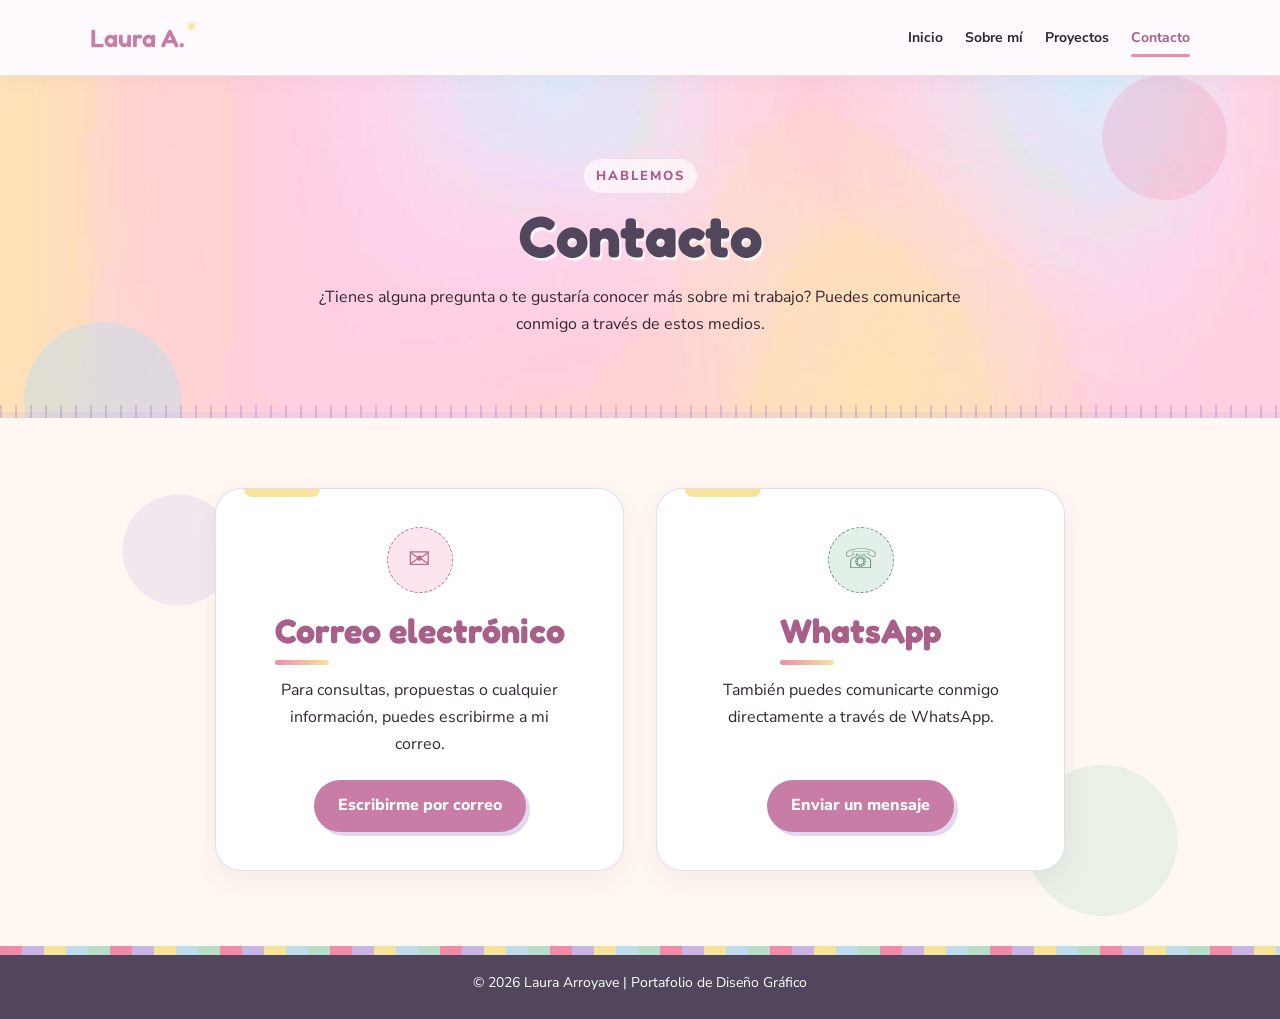
<file: portafolio_laura_archivos/contacto.html>
<!DOCTYPE html>
<html lang="es">
<head>
    <meta charset="UTF-8">
    <meta name="viewport" content="width=device-width, initial-scale=1.0">
    <title>Contacto | Laura Arroyave</title>
    <link rel="stylesheet" href="estilos.css">
</head>
<body class="pagina-contacto">

<header>
    <a class="logo" href="index.html">Laura A.</a>
    <nav aria-label="Navegación principal">
        <a href="index.html">Inicio</a>
        <a href="sobre-mi.html">Sobre mí</a>
        <a href="proyectos.html">Proyectos</a>
        <a href="contacto.html" class="activo">Contacto</a>
    </nav>
</header>

<main>
    <section class="encabezado-pagina encabezado-contacto">
        <div class="contenedor">
            <span class="etiqueta">Hablemos</span>
            <h1>Contacto</h1>
            <p>¿Tienes alguna pregunta o te gustaría conocer más sobre mi trabajo? Puedes comunicarte conmigo a través de estos medios.</p>
        </div>
    </section>

    <section class="seccion contenedor seccion-contacto">
        <div class="tarjetas tarjetas-contacto">

            <article class="tarjeta tarjeta-contacto">
                <span class="icono-contacto">✉</span>
                <h2>Correo electrónico</h2>
                <p>Para consultas, propuestas o cualquier información, puedes escribirme a mi correo.</p>
                <a class="boton boton-contacto"
                   href="https://mail.google.com/mail/?view=cm&fs=1&to=lauraorozco1201%40gmail.com"
                   target="_blank" rel="noopener noreferrer">
                    Escribirme por correo
                </a>
            </article>

            <article class="tarjeta tarjeta-contacto">
                <span class="icono-contacto">☏</span>
                <h2>WhatsApp</h2>
                <p>También puedes comunicarte conmigo directamente a través de WhatsApp.</p>
                <a class="boton boton-contacto"
                   href="https://wa.me/573117186604"
                   target="_blank" rel="noopener noreferrer">
                    Enviar un mensaje
                </a>
            </article>

        </div>
    </section>
</main>

<footer>© 2026 Laura Arroyave | Portafolio de Diseño Gráfico</footer>

</body>
</html>
</file>
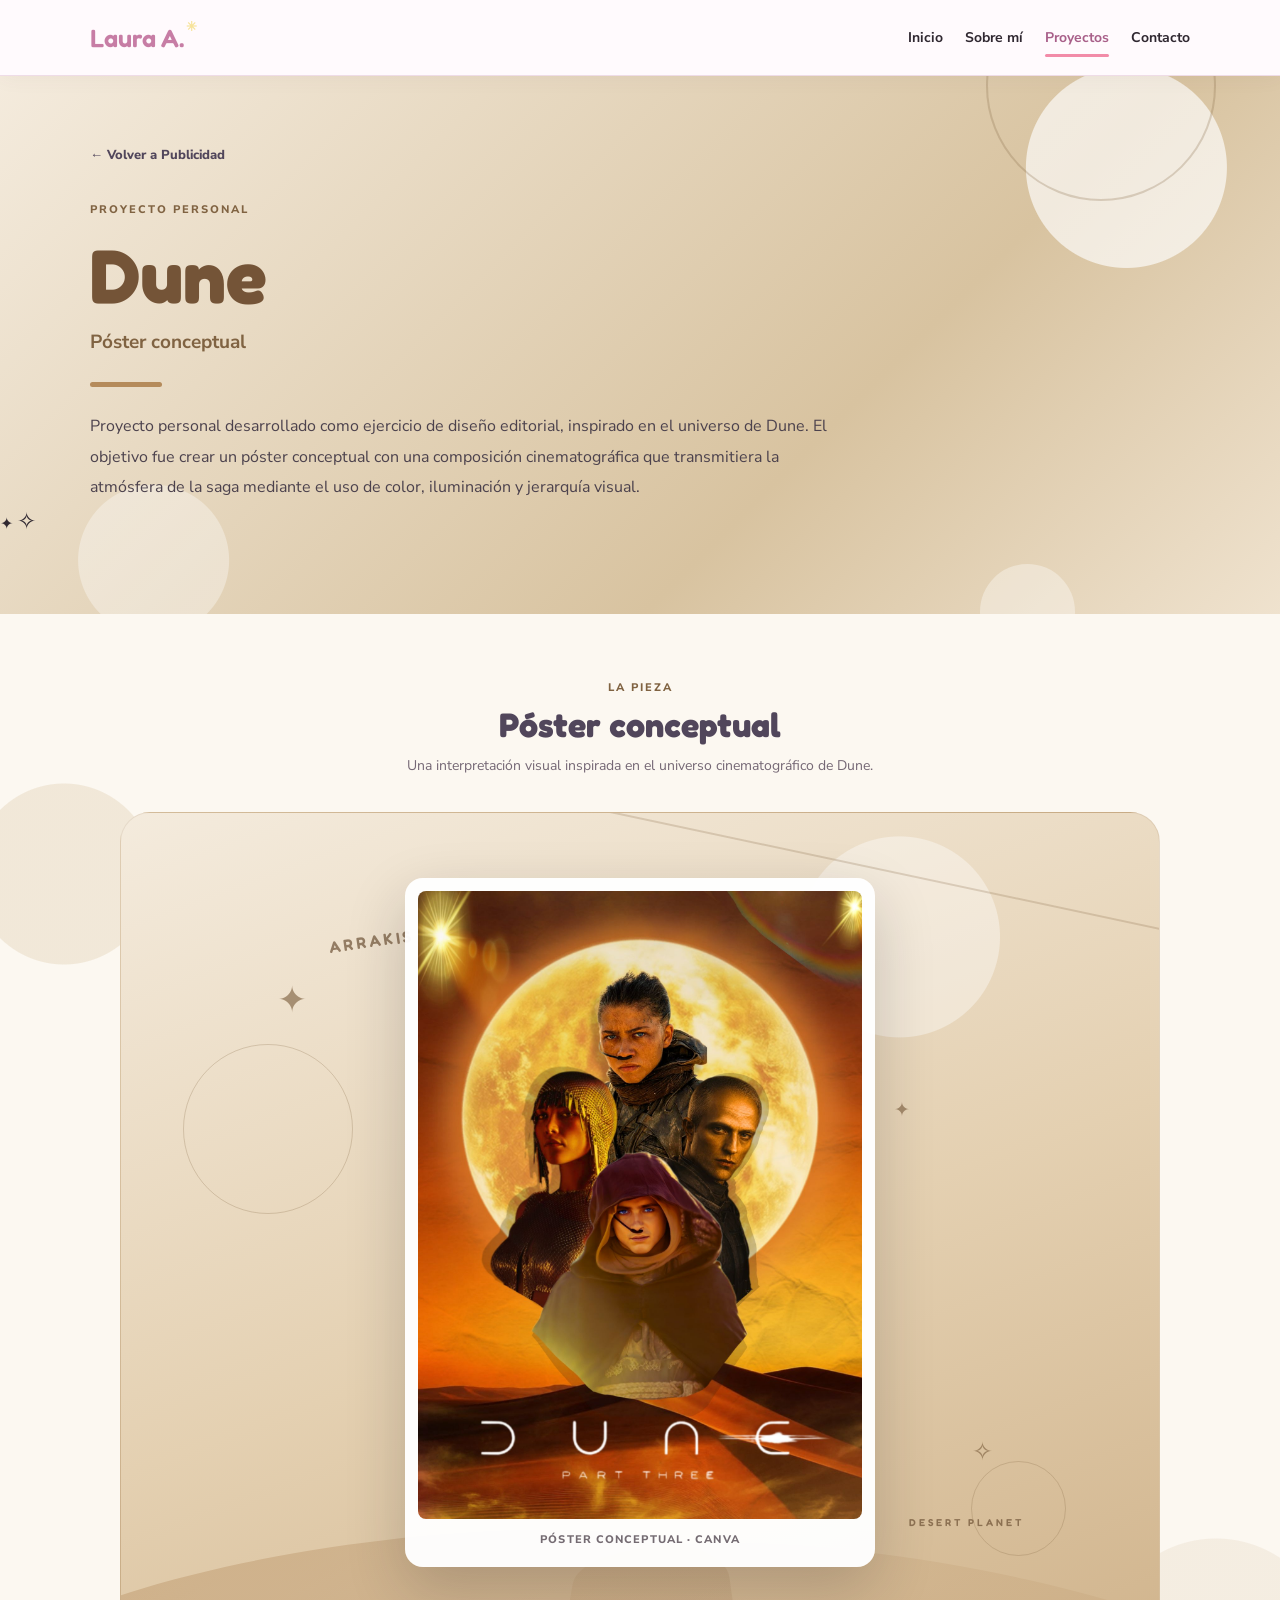
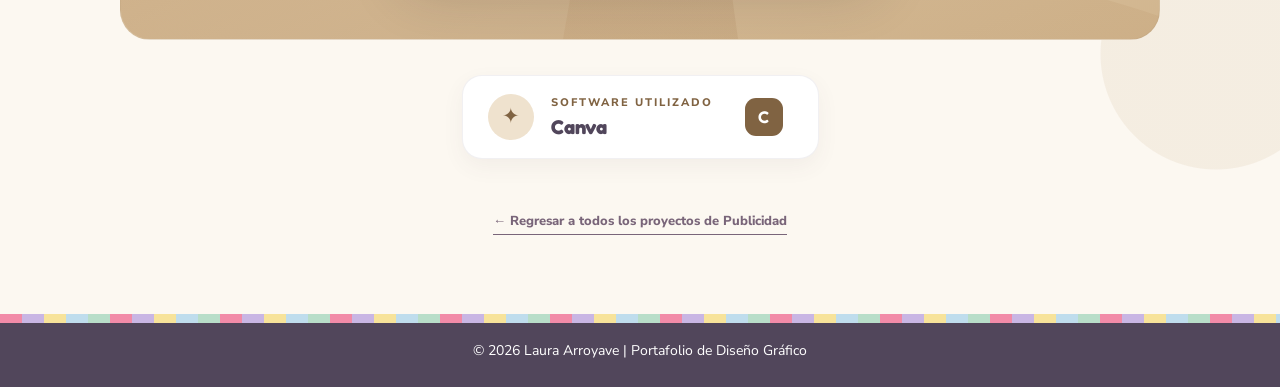
<file: portafolio_laura_archivos/dune.html>
<!DOCTYPE html>
<html lang="es">
<head>
    <meta charset="UTF-8">
    <meta name="viewport" content="width=device-width, initial-scale=1.0">
    <title>Dune | Laura Arroyave</title>
    <link rel="stylesheet" href="estilos.css">
</head>

<body class="pagina-pieza pieza-dune">

<header>
    <a class="logo" href="index.html">Laura A.</a>
    <nav aria-label="Navegación principal">
        <a href="index.html">Inicio</a>
        <a href="sobre-mi.html">Sobre mí</a>
        <a href="proyectos.html" class="activo">Proyectos</a>
        <a href="contacto.html">Contacto</a>
    </nav>
</header>

<main>
    <section class="pieza-encabezado">
        <div class="contenedor pieza-encabezado-contenido">
            <a class="pieza-volver" href="publicidad.html">← Volver a Publicidad</a>
            <span class="pieza-etiqueta">Proyecto personal</span>
            <h1>Dune</h1>
            <p class="pieza-subtitulo">Póster conceptual</p>
            <span class="pieza-linea"></span>
            <p class="pieza-descripcion">
                Proyecto personal desarrollado como ejercicio de diseño editorial, inspirado en el universo de Dune. El objetivo fue crear un póster conceptual con una composición cinematográfica que transmitiera la atmósfera de la saga mediante el uso de color, iluminación y jerarquía visual.
            </p>
        </div>

        <span class="pieza-adorno pieza-adorno-uno"></span>
        <span class="pieza-adorno pieza-adorno-dos"></span>
        <span class="dune-estrella encabezado-estrella-uno">✦</span>
        <span class="dune-estrella encabezado-estrella-dos">✧</span>
    </section>

    <section class="pieza-muestra">
        <div class="contenedor">

            <div class="pieza-muestra-cabecera">
                <span class="pieza-etiqueta">La pieza</span>
                <h2>Póster conceptual</h2>
                <p class="pieza-aclaracion">
                    Una interpretación visual inspirada en el universo cinematográfico de Dune.
                </p>
            </div>

            <div class="pieza-visual pieza-visual-dune">

                <span class="duna-deco duna-deco-uno" aria-hidden="true"></span>
                <span class="duna-deco duna-deco-dos" aria-hidden="true"></span>
                <span class="duna-deco duna-deco-tres" aria-hidden="true"></span>

                <span class="duna-estrella estrella-uno" aria-hidden="true">✦</span>
                <span class="duna-estrella estrella-dos" aria-hidden="true">✧</span>
                <span class="duna-estrella estrella-tres" aria-hidden="true">✦</span>

                <span class="dune-circulo circulo-dune-uno" aria-hidden="true"></span>
                <span class="dune-circulo circulo-dune-dos" aria-hidden="true"></span>

                <span class="dune-texto-deco dune-texto-uno" aria-hidden="true">ARRAKIS</span>
                <span class="dune-texto-deco dune-texto-dos" aria-hidden="true">DESERT PLANET</span>

                <figure class="pieza-poster-marco">
                    <img class="pieza-poster" src="dune-poster.jpg" alt="Póster conceptual inspirado en Dune">
                    <figcaption>Póster conceptual · Canva</figcaption>
                </figure>

            </div>

            <div class="pieza-software">
                <span class="pieza-software-icono">✦</span>
                <div>
                    <span class="pieza-etiqueta">Software utilizado</span>
                    <h3>Canva</h3>
                </div>
                <span class="software-deco">C</span>
            </div>

            <div class="pieza-final">
                <a class="pieza-volver-final" href="publicidad.html">
                    ← Regresar a todos los proyectos de Publicidad
                </a>
            </div>

        </div>
    </section>
</main>

<footer>
    © 2026 Laura Arroyave | Portafolio de Diseño Gráfico
</footer>

</body>
</html>
</file>
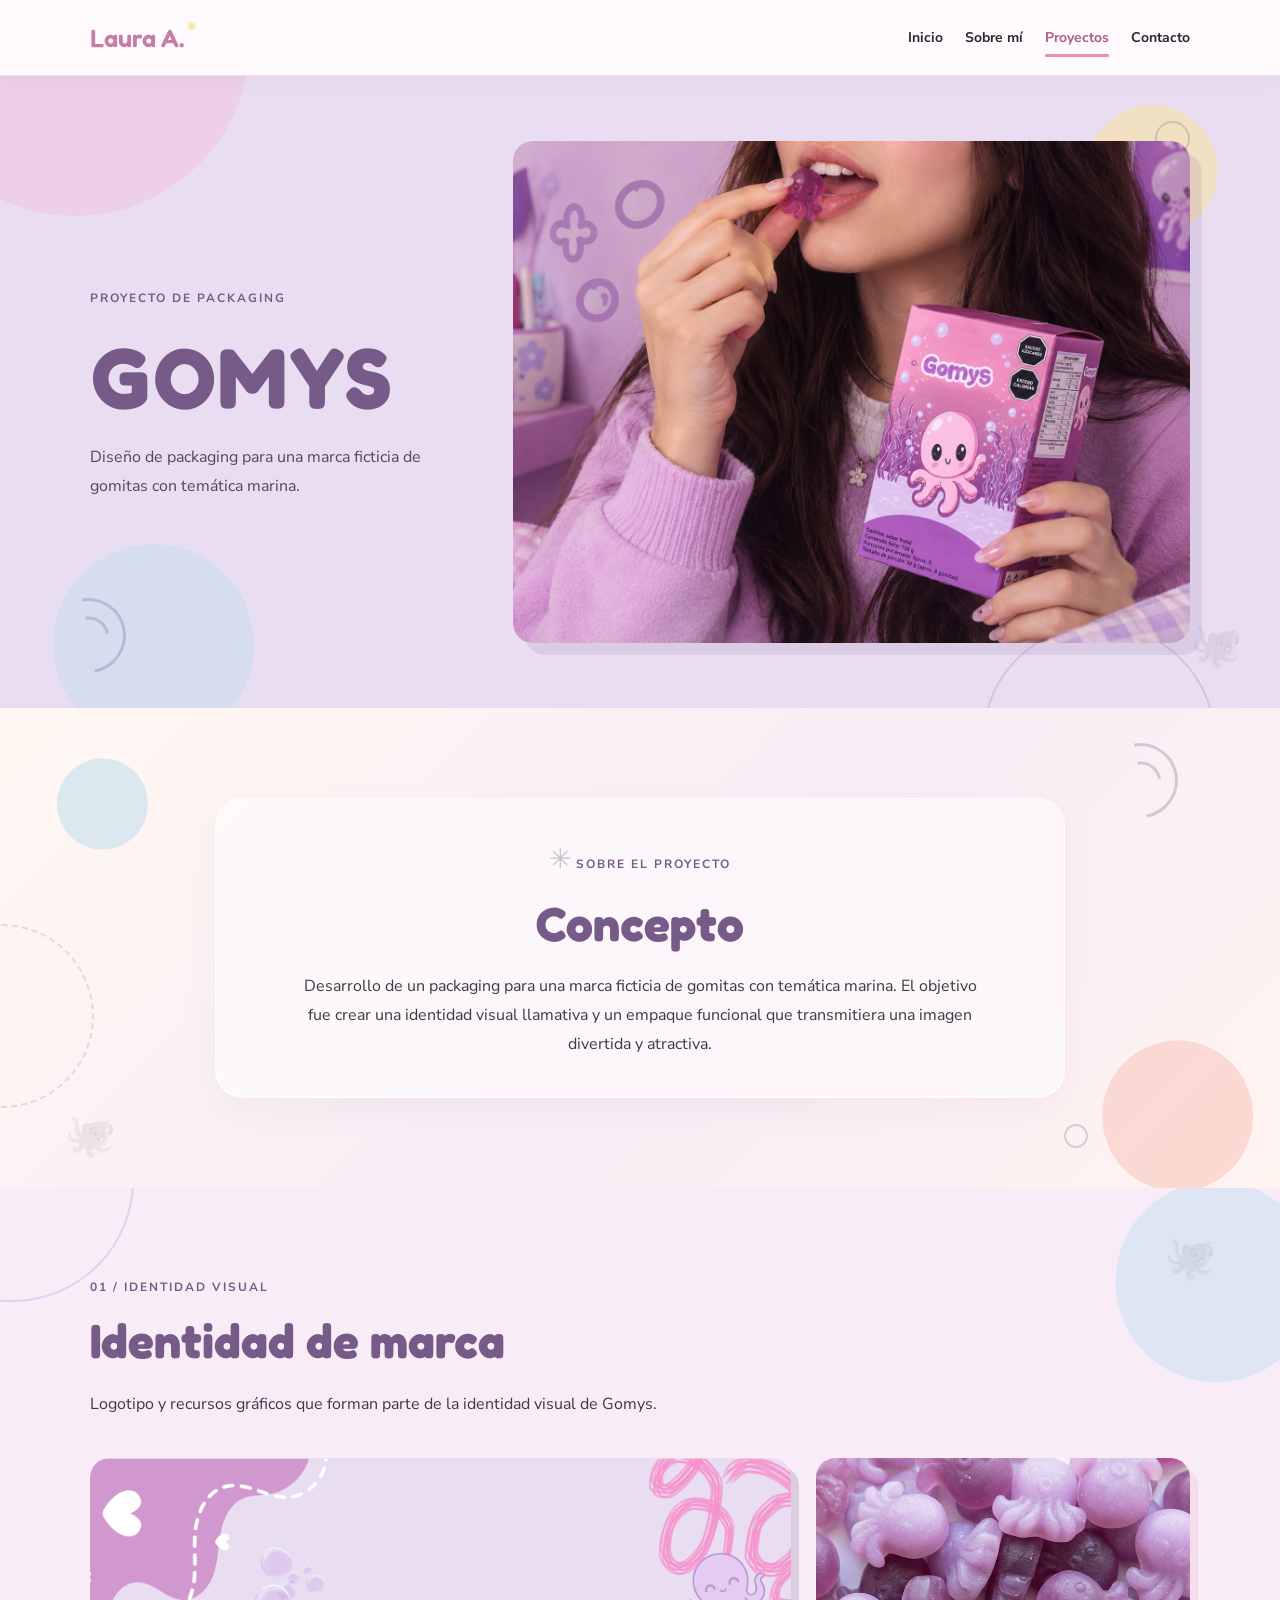
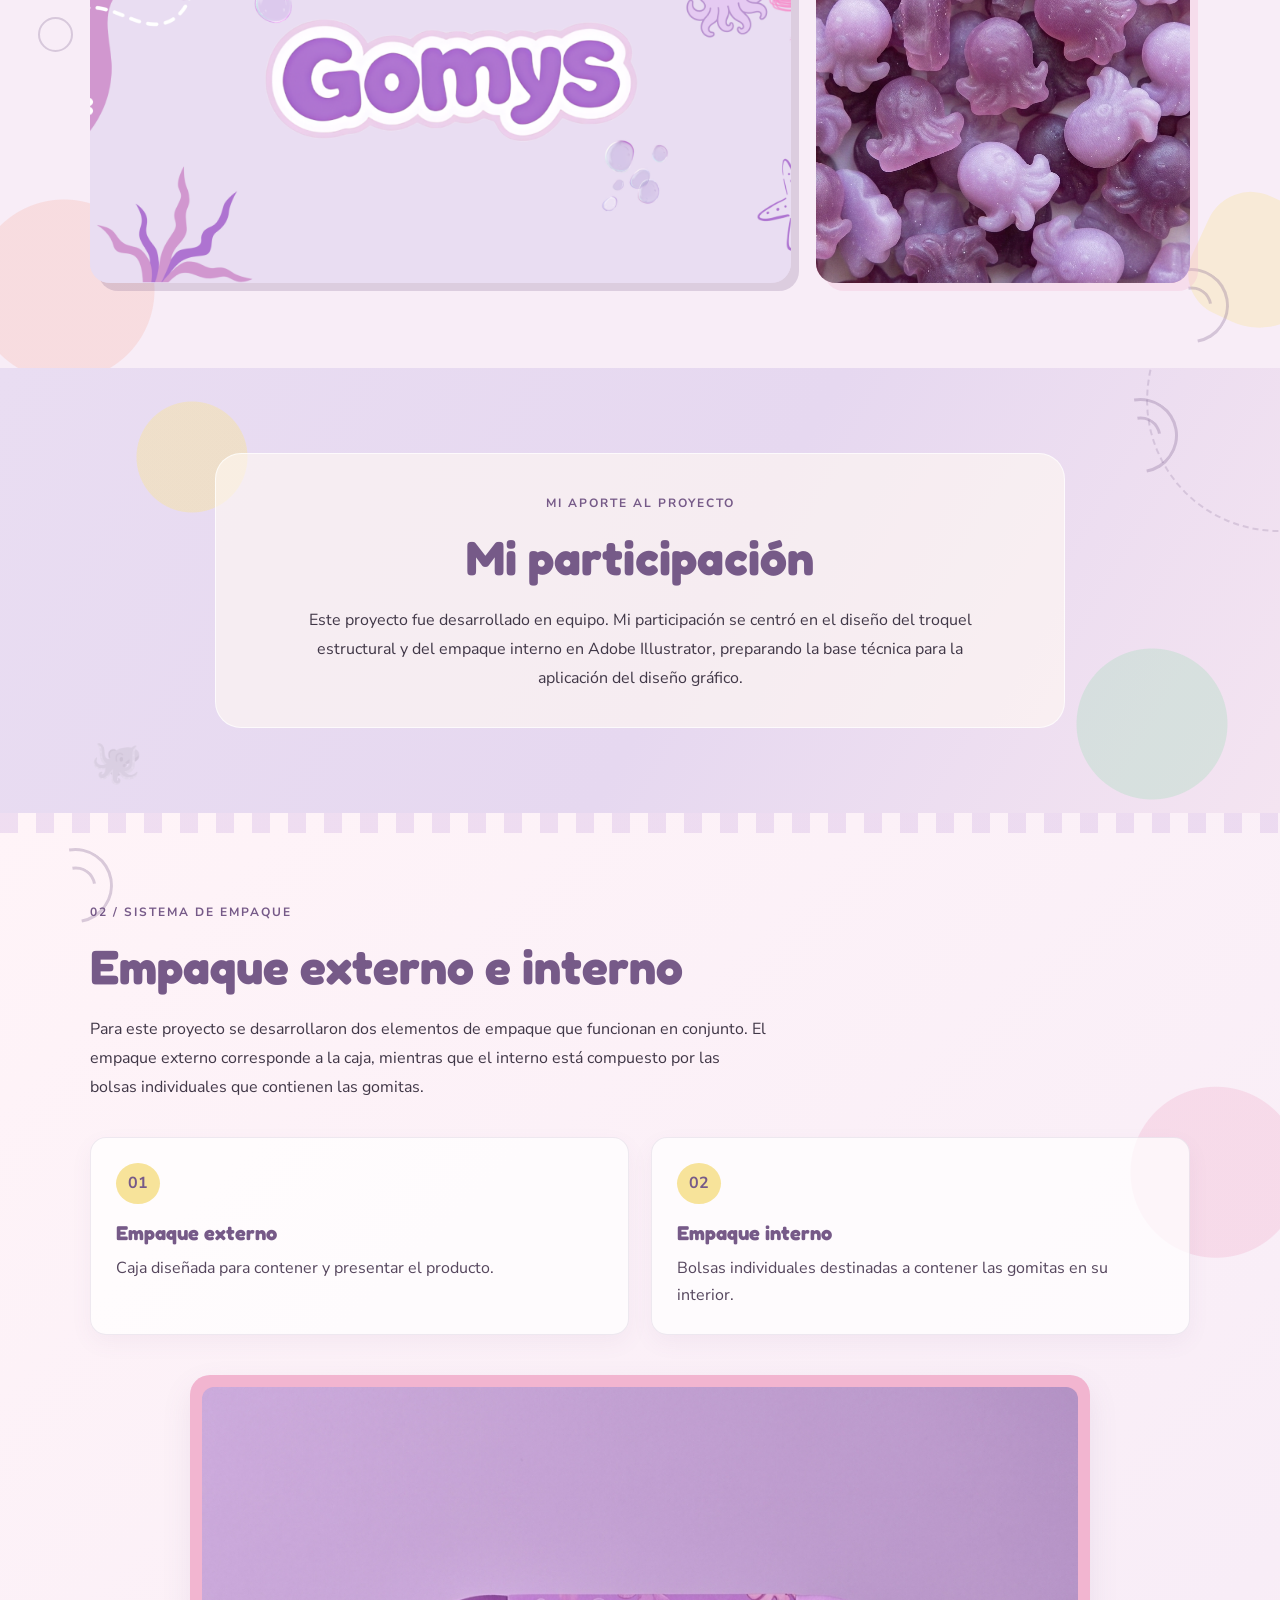
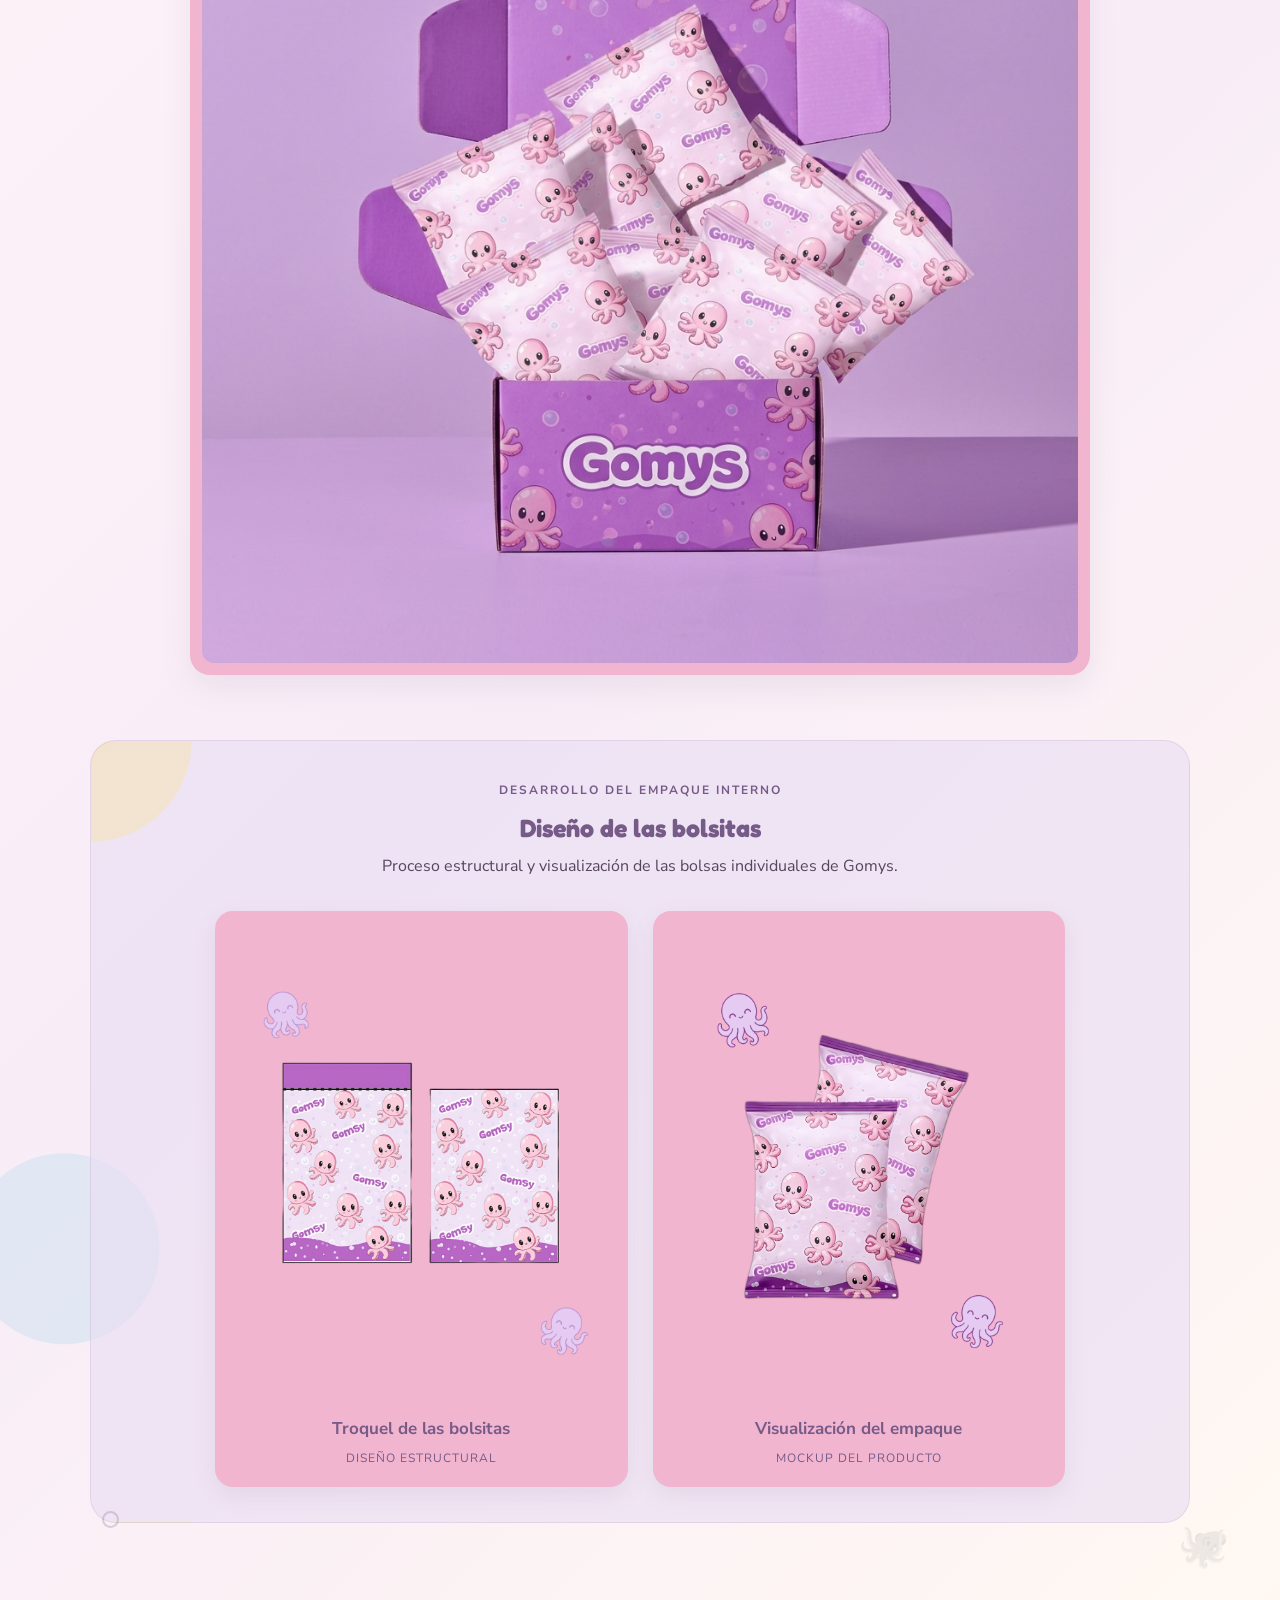
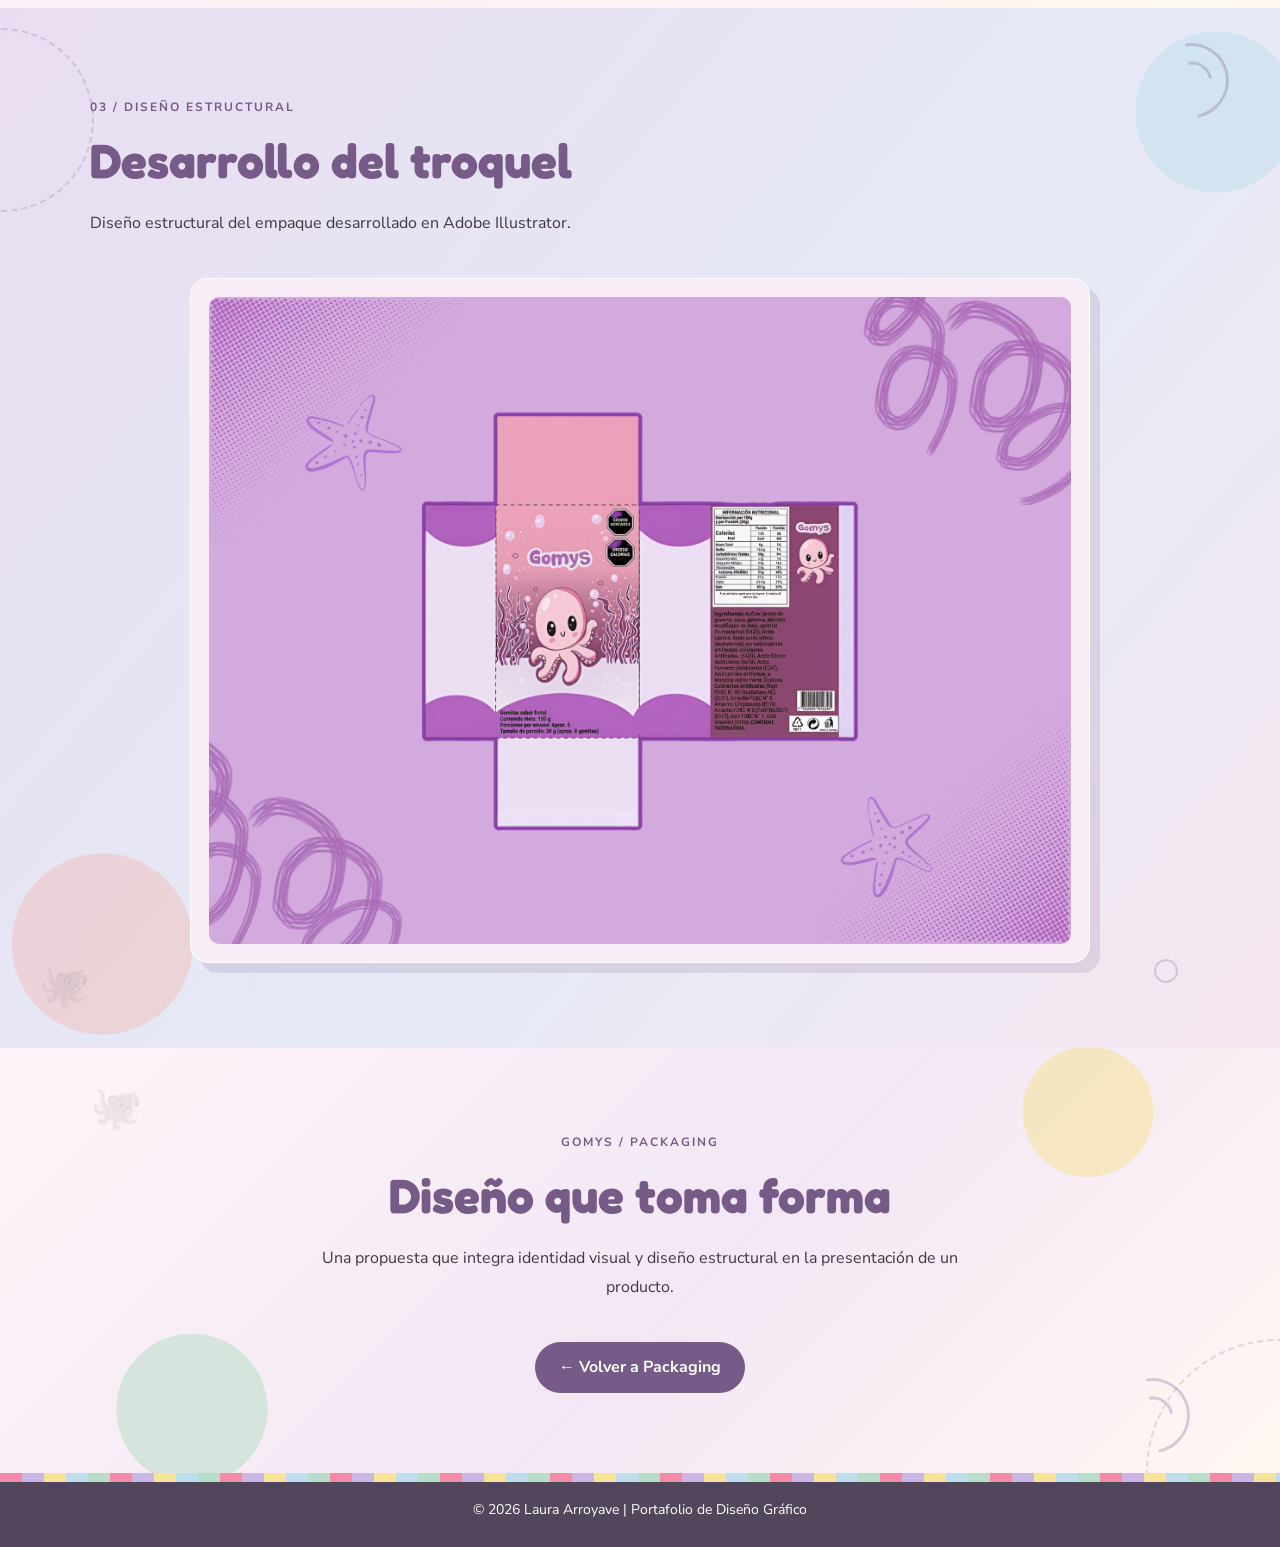
<file: portafolio_laura_archivos/gomys.html>
<!DOCTYPE html>
<html lang="es">
<head>
    <meta charset="UTF-8">
    <meta name="viewport" content="width=device-width, initial-scale=1.0">
    <title>Gomys | Laura Arroyave</title>
    <link rel="stylesheet" href="estilos.css">

    <style>
        .gomys-pagina {
            --lila-fondo: #E9DDF2;
            --lila-medio: #C7A4DF;
            --morado: #765A88;
            --rosa: #F2B5D0;
            --coral: #F5A99B;
            --amarillo: #F7E39A;
            --azul: #BFDDED;
            --menta: #B8DEC9;
            --crema: #FFF8F2;
            overflow: hidden;
            background: var(--crema);
            position: relative;
        }

        .gomys-contenedor {
            width: 90%;
            max-width: 1100px;
            margin: auto;
        }

        .gomys-pagina img {
            display: block;
            width: 100%;
            height: auto;
        }

        .gomys-etiqueta {
            color: var(--morado);
            font-size: 12px;
            font-weight: 700;
            letter-spacing: 2px;
            text-transform: uppercase;
        }

        .gomys-titulo {
            color: var(--morado);
            font-size: clamp(30px, 5vw, 48px);
            margin: 12px 0 20px;
        }

        .gomys-texto {
            color: #403747;
            font-size: 16px;
            line-height: 1.8;
            max-width: 680px;
        }

        /* ELEMENTOS DECORATIVOS */

        .gomys-decoracion {
            position: absolute;
            pointer-events: none;
            z-index: 1;
        }

        .gomys-burbuja {
            border: 2px solid rgba(118, 90, 136, 0.25);
            border-radius: 50%;
        }

        .burbuja-1 { width: 35px; height: 35px; }
        .burbuja-2 { width: 17px; height: 17px; }
        .burbuja-3 { width: 24px; height: 24px; }

        .gomys-remolino {
            width: 75px;
            height: 75px;
            border: 3px solid transparent;
            border-top-color: rgba(118, 90, 136, 0.28);
            border-right-color: rgba(118, 90, 136, 0.28);
            border-radius: 50%;
            transform: rotate(35deg);
        }

        .gomys-remolino::after {
            content: "";
            position: absolute;
            width: 35px;
            height: 35px;
            border: 3px solid transparent;
            border-top-color: rgba(118, 90, 136, 0.28);
            border-radius: 50%;
            top: 15px;
            left: 15px;
        }

        .gomys-simbolo {
            color: var(--morado);
            font-size: 27px;
            opacity: 0.35;
        }

        .gomys-pulpo {
            font-size: 42px;
            opacity: 0.13;
            filter: grayscale(1);
        }

        /* 1. PORTADA */

        .gomys-portada {
            position: relative;
            background:
                radial-gradient(circle at 90% 15%, rgba(247, 227, 154, 0.55) 0 65px, transparent 66px),
                radial-gradient(circle at 12% 90%, rgba(191, 221, 237, 0.45) 0 100px, transparent 101px),
                var(--lila-fondo);
            padding: 65px 0;
            overflow: hidden;
        }

        .gomys-portada::before {
            content: "";
            position: absolute;
            width: 350px;
            height: 350px;
            background: var(--rosa);
            border-radius: 50%;
            opacity: 0.35;
            top: -210px;
            left: -100px;
        }

        .gomys-portada::after {
            content: "";
            position: absolute;
            width: 230px;
            height: 230px;
            border: 2px solid rgba(118, 90, 136, 0.18);
            border-radius: 50%;
            bottom: -150px;
            right: 5%;
        }

        .gomys-portada-contenido {
            position: relative;
            z-index: 2;
            display: grid;
            grid-template-columns: 0.85fr 1.5fr;
            align-items: center;
            gap: 40px;
        }

        .gomys-portada-texto h1 {
            font-size: clamp(48px, 7vw, 85px);
            color: var(--morado);
            margin: 15px 0;
            letter-spacing: 3px;
        }

        .gomys-portada-texto p {
            color: #55465D;
            line-height: 1.8;
            font-size: 16px;
        }

        .gomys-foto-principal {
            border-radius: 20px;
            overflow: hidden;
            box-shadow: 12px 12px 0 rgba(118, 90, 136, 0.13);
            transition: transform .3s ease, box-shadow .3s ease;
        }

        .gomys-foto-principal:hover {
            transform: translateY(-5px);
            box-shadow: 15px 16px 0 rgba(118, 90, 136, 0.17);
        }

        .portada-burbuja-1 { top: 45px; right: 7%; }
        .portada-burbuja-2 { top: 100px; right: 12%; }
        .portada-remolino { bottom: 35px; left: 4%; }
        .portada-pulpo { right: 3%; bottom: 25px; }

        /* 2. CONCEPTO */

        .gomys-concepto {
            position: relative;
            padding: 90px 0;
            background:
                radial-gradient(circle at 8% 20%, rgba(191, 221, 237, 0.55) 0 45px, transparent 46px),
                radial-gradient(circle at 92% 85%, rgba(245, 169, 155, 0.35) 0 75px, transparent 76px),
                linear-gradient(135deg, #FFF8F2 0%, #F9EDF6 55%, #FFF4F0 100%);
            overflow: hidden;
        }

        .gomys-concepto::before {
            content: "";
            position: absolute;
            width: 180px;
            height: 180px;
            border: 2px dashed rgba(118, 90, 136, .18);
            border-radius: 50%;
            left: -90px;
            top: 45%;
        }

        .gomys-concepto-contenido {
            position: relative;
            z-index: 2;
            max-width: 850px;
            margin: auto;
            text-align: center;
            padding: 38px 30px;
            background: rgba(255, 255, 255, .48);
            border: 1px solid rgba(255,255,255,.8);
            border-radius: 28px;
            box-shadow: 0 12px 35px rgba(118, 90, 136, .06);
        }

        .gomys-concepto .gomys-texto { margin: auto; }
        .concepto-remolino { top: 35px; right: 8%; }
        .concepto-pulpo { bottom: 15px; left: 5%; }
        .concepto-burbuja { bottom: 40px; right: 15%; }

        /* 3. IDENTIDAD VISUAL */

        .gomys-identidad {
            position: relative;
            padding: 85px 0;
            background:
                radial-gradient(circle at 5% 90%, rgba(245, 169, 155, 0.25) 0 90px, transparent 91px),
                radial-gradient(circle at 95% 12%, rgba(191, 221, 237, .45) 0 100px, transparent 101px),
                #F8EDF7;
            overflow: hidden;
        }

        .gomys-identidad::before {
            content: "";
            position: absolute;
            width: 240px;
            height: 240px;
            border: 2px solid rgba(199, 164, 223, 0.4);
            border-radius: 50%;
            top: -130px;
            left: -110px;
        }

        .gomys-identidad::after {
            content: "";
            position: absolute;
            width: 130px;
            height: 130px;
            background: rgba(247, 227, 154, .35);
            border-radius: 42% 58% 60% 40%;
            right: -45px;
            bottom: 40px;
            transform: rotate(25deg);
        }

        .gomys-identidad-grid {
            display: grid;
            grid-template-columns: 1.5fr 0.8fr;
            gap: 25px;
            margin-top: 40px;
            align-items: stretch;
            position: relative;
            z-index: 2;
        }

        .gomys-logo {
            background: var(--lila-fondo);
            display: flex;
            align-items: center;
            justify-content: center;
            overflow: hidden;
            border-radius: 20px;
            min-height: 380px;
            padding: 20px;
            box-shadow: 8px 8px 0 rgba(118, 90, 136, 0.22);
        }

        .gomys-logo img {
            width: 110%;
            max-width: none;
            max-height: 385px;
            object-fit: contain;
            transform: translateX(12px) scale(1.1);
        }

        .gomys-patron {
            border-radius: 20px;
            overflow: hidden;
            min-height: 300px;
            background: var(--rosa);
            box-shadow: 8px 8px 0 rgba(242, 181, 208, 0.3);
        }

        .gomys-patron img {
            width: 100%;
            height: 100%;
            object-fit: cover;
        }

        .identidad-pulpo { top: 35px; right: 5%; }
        .identidad-remolino { bottom: 25px; right: 4%; }
        .identidad-burbuja { top: 55%; left: 3%; }

        /* 4. MI PARTICIPACIÓN */

        .gomys-participacion {
            position: relative;
            padding: 85px 0;
            background:
                radial-gradient(circle at 15% 20%, rgba(247, 227, 154, 0.45) 0 55px, transparent 56px),
                radial-gradient(circle at 90% 80%, rgba(184, 222, 201, 0.45) 0 75px, transparent 76px),
                linear-gradient(120deg, #E9DDF2 0%, #E6D8F0 55%, #F4E4F1 100%);
            overflow: hidden;
        }

        .gomys-participacion::before {
            content: "";
            position: absolute;
            width: 260px;
            height: 260px;
            border: 2px dashed rgba(118, 90, 136, .2);
            border-radius: 50%;
            right: -130px;
            top: -100px;
        }

        .gomys-participacion-contenido {
            position: relative;
            z-index: 2;
            max-width: 850px;
            margin: auto;
            text-align: center;
            background: rgba(255, 248, 242, .62);
            border: 1px solid rgba(255,255,255,.7);
            border-radius: 26px;
            padding: 35px 30px;
        }

        .gomys-participacion .gomys-texto { margin: auto; }
        .participacion-remolino { top: 30px; right: 8%; }
        .participacion-pulpo { bottom: 15px; left: 7%; }

        /* 5. SISTEMA DE EMPAQUE */

        .gomys-producto {
            position: relative;
            padding: 85px 0;
            background:
                radial-gradient(circle at 95% 15%, rgba(242, 181, 208, 0.35) 0 85px, transparent 86px),
                radial-gradient(circle at 5% 85%, rgba(191, 221, 237, .4) 0 95px, transparent 96px),
                linear-gradient(135deg, #FFF4F8, #F8EDF7 55%, #FFF8F2);
            overflow: hidden;
        }

        .gomys-producto::before {
            content: "";
            position: absolute;
            width: 100%;
            height: 20px;
            top: 0;
            left: 0;
            background: repeating-linear-gradient(
                90deg,
                rgba(199,164,223,.28) 0 18px,
                transparent 18px 36px
            );
        }

        .gomys-tipos-empaque {
            display: grid;
            grid-template-columns: 1fr 1fr;
            gap: 22px;
            margin-top: 35px;
        }

        .gomys-tipo {
            background: rgba(255, 255, 255, 0.72);
            border-radius: 16px;
            padding: 25px;
            border: 1px solid rgba(118, 90, 136, 0.12);
            box-shadow: 0 8px 22px rgba(118, 90, 136, .06);
            transition: transform .25s ease, box-shadow .25s ease;
        }

        .gomys-tipo:hover {
            transform: translateY(-4px);
            box-shadow: 0 13px 28px rgba(118, 90, 136, .11);
        }

        .gomys-tipo-numero {
            display: inline-block;
            color: var(--morado);
            background: var(--amarillo);
            padding: 7px 12px;
            border-radius: 50%;
            font-weight: 700;
            margin-bottom: 12px;
        }

        .gomys-tipo h3 {
            color: var(--morado);
            margin: 5px 0 10px;
            font-size: 20px;
        }

        .gomys-tipo p {
            color: #55465D;
            line-height: 1.7;
            margin: 0;
        }

        .gomys-producto-imagen {
            max-width: 900px;
            margin: 40px auto 0;
            border-radius: 20px;
            overflow: hidden;
            background: #F2B5D0;
            padding: 12px;
            box-shadow: 0 12px 30px rgba(118, 90, 136, 0.10);
        }

        .gomys-producto-imagen img {
            border-radius: 12px;
        }

        /* EMPAQUE INTERNO */

        .gomys-empaque-interno {
            margin-top: 65px;
            padding: 35px 25px;
            border-radius: 26px;
            background:
                radial-gradient(circle at 0% 0%, rgba(247,227,154,.38) 0 100px, transparent 101px),
                rgba(233, 221, 242, .62);
            border: 1px solid rgba(118,90,136,.12);
        }

        .gomys-empaque-interno-titulo {
            text-align: center;
            margin-bottom: 30px;
        }

        .gomys-empaque-interno-titulo h3 {
            color: var(--morado);
            font-size: 25px;
            margin: 10px 0;
        }

        .gomys-empaque-interno-titulo p {
            color: #55465D;
            line-height: 1.7;
            margin: 0 auto;
            max-width: 600px;
        }

        .gomys-bolsitas-grid {
            display: grid;
            grid-template-columns: repeat(2, minmax(0, 1fr));
            gap: 25px;
            max-width: 850px;
            margin: 0 auto;
        }

        .gomys-bolsita-card {
            background: #F2B5D0;
            padding: 18px;
            border-radius: 18px;
            overflow: hidden;
            box-shadow: 0 8px 22px rgba(118, 90, 136, 0.10);
            transition: transform .25s ease, box-shadow .25s ease;
        }

        .gomys-bolsita-card:hover {
            transform: translateY(-4px);
            box-shadow: 0 13px 28px rgba(118,90,136,.16);
        }

        .gomys-bolsita-card img {
            width: 100%;
            height: auto;
            border-radius: 10px;
        }

        .gomys-bolsita-card h4 {
            color: #765A88;
            font-size: 17px;
            text-align: center;
            margin: 16px 0 4px;
        }

        .gomys-bolsita-card span {
            display: block;
            color: #765A88;
            font-size: 12px;
            text-align: center;
            letter-spacing: 1px;
            text-transform: uppercase;
        }

        .producto-remolino { top: 35px; left: 3%; }
        .producto-pulpo { right: 4%; bottom: 25px; }
        .producto-burbuja { left: 8%; bottom: 80px; }

        /* 6. DISEÑO ESTRUCTURAL */

        .gomys-estructura {
            position: relative;
            padding: 85px 0;
            background:
                radial-gradient(circle at 95% 10%, rgba(191, 221, 237, 0.5) 0 80px, transparent 81px),
                radial-gradient(circle at 8% 90%, rgba(245,169,155,.32) 0 90px, transparent 91px),
                linear-gradient(130deg, #E9DDF2, #E5EAF5 58%, #F5E6F0);
            overflow: hidden;
        }

        .gomys-estructura::before {
            content: "";
            position: absolute;
            width: 180px;
            height: 180px;
            border: 2px dashed rgba(118,90,136,.22);
            border-radius: 50%;
            left: -90px;
            top: 20px;
        }

        .gomys-estructura-contenido {
            position: relative;
            z-index: 2;
        }

        .gomys-troquel {
            margin: 40px auto 0;
            max-width: 900px;
            border-radius: 18px;
            overflow: hidden;
            background: #F8EDF7;
            padding: 18px;
            box-shadow: 10px 10px 0 rgba(118,90,136,.16);
            border: 1px solid rgba(255,255,255,.8);
        }

        .gomys-troquel img {
            width: 100%;
            height: auto;
            object-fit: contain;
            border-radius: 10px;
        }

        .estructura-remolino { top: 35px; right: 4%; }
        .estructura-pulpo { bottom: 25px; left: 3%; }
        .estructura-burbuja { bottom: 65px; right: 8%; }

        /* 7. CIERRE */

        .gomys-cierre {
            position: relative;
            padding: 80px 0;
            text-align: center;
            background:
                radial-gradient(circle at 15% 85%, rgba(184, 222, 201, 0.55) 0 75px, transparent 76px),
                radial-gradient(circle at 85% 15%, rgba(247, 227, 154, 0.55) 0 65px, transparent 66px),
                linear-gradient(135deg, #FFF4F8, #F2E8F5 55%, #FFF8F2);
            overflow: hidden;
        }

        .gomys-cierre::before {
            content: "";
            position: absolute;
            width: 260px;
            height: 260px;
            border: 2px dashed rgba(118,90,136,.2);
            border-radius: 50%;
            right: -130px;
            bottom: -130px;
        }

        .gomys-cierre-contenido {
            position: relative;
            z-index: 2;
        }

        .gomys-cierre .gomys-texto { margin: 15px auto; }

        .gomys-volver {
            display: inline-block;
            margin-top: 25px;
            padding: 12px 24px;
            color: white;
            background: var(--morado);
            border-radius: 30px;
            font-weight: 700;
            text-decoration: none;
            transition: background .3s ease, transform .3s ease;
        }

        .gomys-volver:hover {
            background: #5D456C;
            transform: translateY(-3px);
        }

        .cierre-pulpo { top: 25px; left: 7%; }
        .cierre-remolino { right: 7%; bottom: 20px; }

        /* ADAPTACIÓN PARA CELULARES */

        @media (max-width: 700px) {
            .gomys-portada-contenido {
                grid-template-columns: 1fr;
            }

            .gomys-identidad-grid {
                grid-template-columns: 1fr;
            }

            .gomys-logo { min-height: 250px; }

            .gomys-logo img { max-height: 275px; }

            .gomys-patron { min-height: 250px; }

            .gomys-portada { padding: 40px 0; }

            .gomys-concepto,
            .gomys-identidad,
            .gomys-participacion,
            .gomys-producto,
            .gomys-estructura {
                padding: 60px 0;
            }

            .gomys-titulo { font-size: 32px; }

            .gomys-pulpo { font-size: 30px; }

            .gomys-remolino {
                width: 45px;
                height: 45px;
            }

            .gomys-tipos-empaque { grid-template-columns: 1fr; }

            .gomys-empaque-interno { margin-top: 45px; }

            .gomys-bolsitas-grid {
                grid-template-columns: 1fr;
                max-width: 420px;
                gap: 20px;
            }

            .gomys-bolsita-card { padding: 14px; }
            .gomys-troquel { padding: 10px; }

            .gomys-concepto-contenido,
            .gomys-participacion-contenido,
            .gomys-estructura-contenido {
                padding: 28px 20px;
            }

            .gomys-empaque-interno { padding: 28px 16px; }

            .gomys-foto-principal { transform: none; }
        }

        @media (prefers-reduced-motion: reduce) {
            .gomys-tipo,
            .gomys-bolsita-card,
            .gomys-foto-principal {
                transition: none;
            }
        }
    </style>
</head>

<body class="pagina-gomys">

<header>
    <a class="logo" href="index.html">Laura A.</a>

    <nav aria-label="Navegación principal">
        <a href="index.html">Inicio</a>
        <a href="sobre-mi.html">Sobre mí</a>
        <a href="proyectos.html" class="activo">Proyectos</a>
        <a href="contacto.html">Contacto</a>
    </nav>
</header>

<main class="gomys-pagina">

    <!-- 1. PORTADA -->
    <section class="gomys-portada">
        <span class="gomys-decoracion gomys-burbuja burbuja-1 portada-burbuja-1"></span>
        <span class="gomys-decoracion gomys-burbuja burbuja-2 portada-burbuja-2"></span>
        <span class="gomys-decoracion gomys-remolino portada-remolino"></span>
        <span class="gomys-decoracion gomys-pulpo portada-pulpo">🐙</span>

        <div class="gomys-contenedor gomys-portada-contenido">
            <div class="gomys-portada-texto">
                <span class="gomys-etiqueta">Proyecto de packaging</span>
                <h1>GOMYS</h1>
                <p>
                    Diseño de packaging para una marca ficticia
                    de gomitas con temática marina.
                </p>
            </div>

            <div class="gomys-foto-principal">
                <img src="foto-gomys.png"
                     alt="Fotografía publicitaria de Gomys">
            </div>
        </div>
    </section>

    <!-- 2. CONCEPTO -->
    <section class="gomys-concepto">
        <span class="gomys-decoracion gomys-remolino concepto-remolino"></span>
        <span class="gomys-decoracion gomys-pulpo concepto-pulpo">🐙</span>
        <span class="gomys-decoracion gomys-burbuja burbuja-3 concepto-burbuja"></span>

        <div class="gomys-contenedor gomys-concepto-contenido">
            <span class="gomys-simbolo">✳</span>
            <span class="gomys-etiqueta">Sobre el proyecto</span>
            <h2 class="gomys-titulo">Concepto</h2>
            <p class="gomys-texto">
                Desarrollo de un packaging para una marca ficticia
                de gomitas con temática marina. El objetivo fue crear
                una identidad visual llamativa y un empaque funcional
                que transmitiera una imagen divertida y atractiva.
            </p>
        </div>
    </section>

    <!-- 3. IDENTIDAD VISUAL -->
    <section class="gomys-identidad">
        <span class="gomys-decoracion gomys-pulpo identidad-pulpo">🐙</span>
        <span class="gomys-decoracion gomys-remolino identidad-remolino"></span>
        <span class="gomys-decoracion gomys-burbuja burbuja-1 identidad-burbuja"></span>

        <div class="gomys-contenedor">
            <span class="gomys-etiqueta">01 / Identidad visual</span>
            <h2 class="gomys-titulo">Identidad de marca</h2>
            <p class="gomys-texto">
                Logotipo y recursos gráficos que forman parte
                de la identidad visual de Gomys.
            </p>

            <div class="gomys-identidad-grid">
                <div class="gomys-logo">
                    <img src="logo-gomys.png" alt="Logotipo de Gomys">
                </div>

                <div class="gomys-patron">
                    <img src="patron-gomys.jpg"
                         alt="Patrón de gomitas de pulpo">
                </div>
            </div>
        </div>
    </section>

    <!-- 4. MI PARTICIPACIÓN -->
    <section class="gomys-participacion">
        <span class="gomys-decoracion gomys-remolino participacion-remolino"></span>
        <span class="gomys-decoracion gomys-pulpo participacion-pulpo">🐙</span>

        <div class="gomys-contenedor gomys-participacion-contenido">
            <span class="gomys-etiqueta">Mi aporte al proyecto</span>
            <h2 class="gomys-titulo">Mi participación</h2>
            <p class="gomys-texto">
                Este proyecto fue desarrollado en equipo.
                Mi participación se centró en el diseño del troquel
                estructural y del empaque interno en Adobe Illustrator,
                preparando la base técnica para la aplicación
                del diseño gráfico.
            </p>
        </div>
    </section>

    <!-- 5. SISTEMA DE EMPAQUE -->
    <section class="gomys-producto">
        <span class="gomys-decoracion gomys-remolino producto-remolino"></span>
        <span class="gomys-decoracion gomys-pulpo producto-pulpo">🐙</span>
        <span class="gomys-decoracion gomys-burbuja burbuja-2 producto-burbuja"></span>

        <div class="gomys-contenedor">
            <span class="gomys-etiqueta">02 / Sistema de empaque</span>
            <h2 class="gomys-titulo">Empaque externo e interno</h2>
            <p class="gomys-texto">
                Para este proyecto se desarrollaron dos elementos
                de empaque que funcionan en conjunto. El empaque
                externo corresponde a la caja, mientras que el
                interno está compuesto por las bolsas individuales
                que contienen las gomitas.
            </p>

            <div class="gomys-tipos-empaque">
                <div class="gomys-tipo">
                    <span class="gomys-tipo-numero">01</span>
                    <h3>Empaque externo</h3>
                    <p>
                        Caja diseñada para contener y presentar
                        el producto.
                    </p>
                </div>

                <div class="gomys-tipo">
                    <span class="gomys-tipo-numero">02</span>
                    <h3>Empaque interno</h3>
                    <p>
                        Bolsas individuales destinadas a contener
                        las gomitas en su interior.
                    </p>
                </div>
            </div>

            <div class="gomys-producto-imagen">
                <img src="composicion-gomys.jpg"
                     alt="Caja exterior y bolsas individuales del empaque Gomys">
            </div>

            <div class="gomys-empaque-interno">
                <div class="gomys-empaque-interno-titulo">
                    <span class="gomys-etiqueta">
                        Desarrollo del empaque interno
                    </span>
                    <h3>Diseño de las bolsitas</h3>
                    <p>
                        Proceso estructural y visualización
                        de las bolsas individuales de Gomys.
                    </p>
                </div>

                <div class="gomys-bolsitas-grid">
                    <div class="gomys-bolsita-card">
                        <img src="troquel-bolsitas-gomys.png"
                             alt="Troquel del empaque interno de las bolsitas Gomys">
                        <h4>Troquel de las bolsitas</h4>
                        <span>Diseño estructural</span>
                    </div>

                    <div class="gomys-bolsita-card">
                        <img src="mockup-bolsitas-gomys.png"
                             alt="Visualización de las bolsitas terminadas de Gomys">
                        <h4>Visualización del empaque</h4>
                        <span>Mockup del producto</span>
                    </div>
                </div>
            </div>
        </div>
    </section>

    <!-- 6. DISEÑO ESTRUCTURAL DE LA CAJA -->
    <section class="gomys-estructura">
        <span class="gomys-decoracion gomys-remolino estructura-remolino"></span>
        <span class="gomys-decoracion gomys-pulpo estructura-pulpo">🐙</span>
        <span class="gomys-decoracion gomys-burbuja burbuja-3 estructura-burbuja"></span>

        <div class="gomys-contenedor gomys-estructura-contenido">
            <span class="gomys-etiqueta">03 / Diseño estructural</span>
            <h2 class="gomys-titulo">Desarrollo del troquel</h2>
            <p class="gomys-texto">
                Diseño estructural del empaque desarrollado
                en Adobe Illustrator.
            </p>

            <div class="gomys-troquel">
                <img src="troquel-gomys.jpg"
                     alt="Troquel estructural del empaque Gomys">
            </div>
        </div>
    </section>

    <!-- 7. CIERRE -->
    <section class="gomys-cierre">
        <span class="gomys-decoracion gomys-pulpo cierre-pulpo">🐙</span>
        <span class="gomys-decoracion gomys-remolino cierre-remolino"></span>

        <div class="gomys-contenedor gomys-cierre-contenido">
            <span class="gomys-etiqueta">Gomys / Packaging</span>
            <h2 class="gomys-titulo">Diseño que toma forma</h2>
            <p class="gomys-texto">
                Una propuesta que integra identidad visual
                y diseño estructural en la presentación
                de un producto.
            </p>

            <a href="packaging.html" class="gomys-volver">
                ← Volver a Packaging
            </a>
        </div>
    </section>

</main>

<footer>
    © 2026 Laura Arroyave | Portafolio de Diseño Gráfico
</footer>

</body>
</html>
</file>
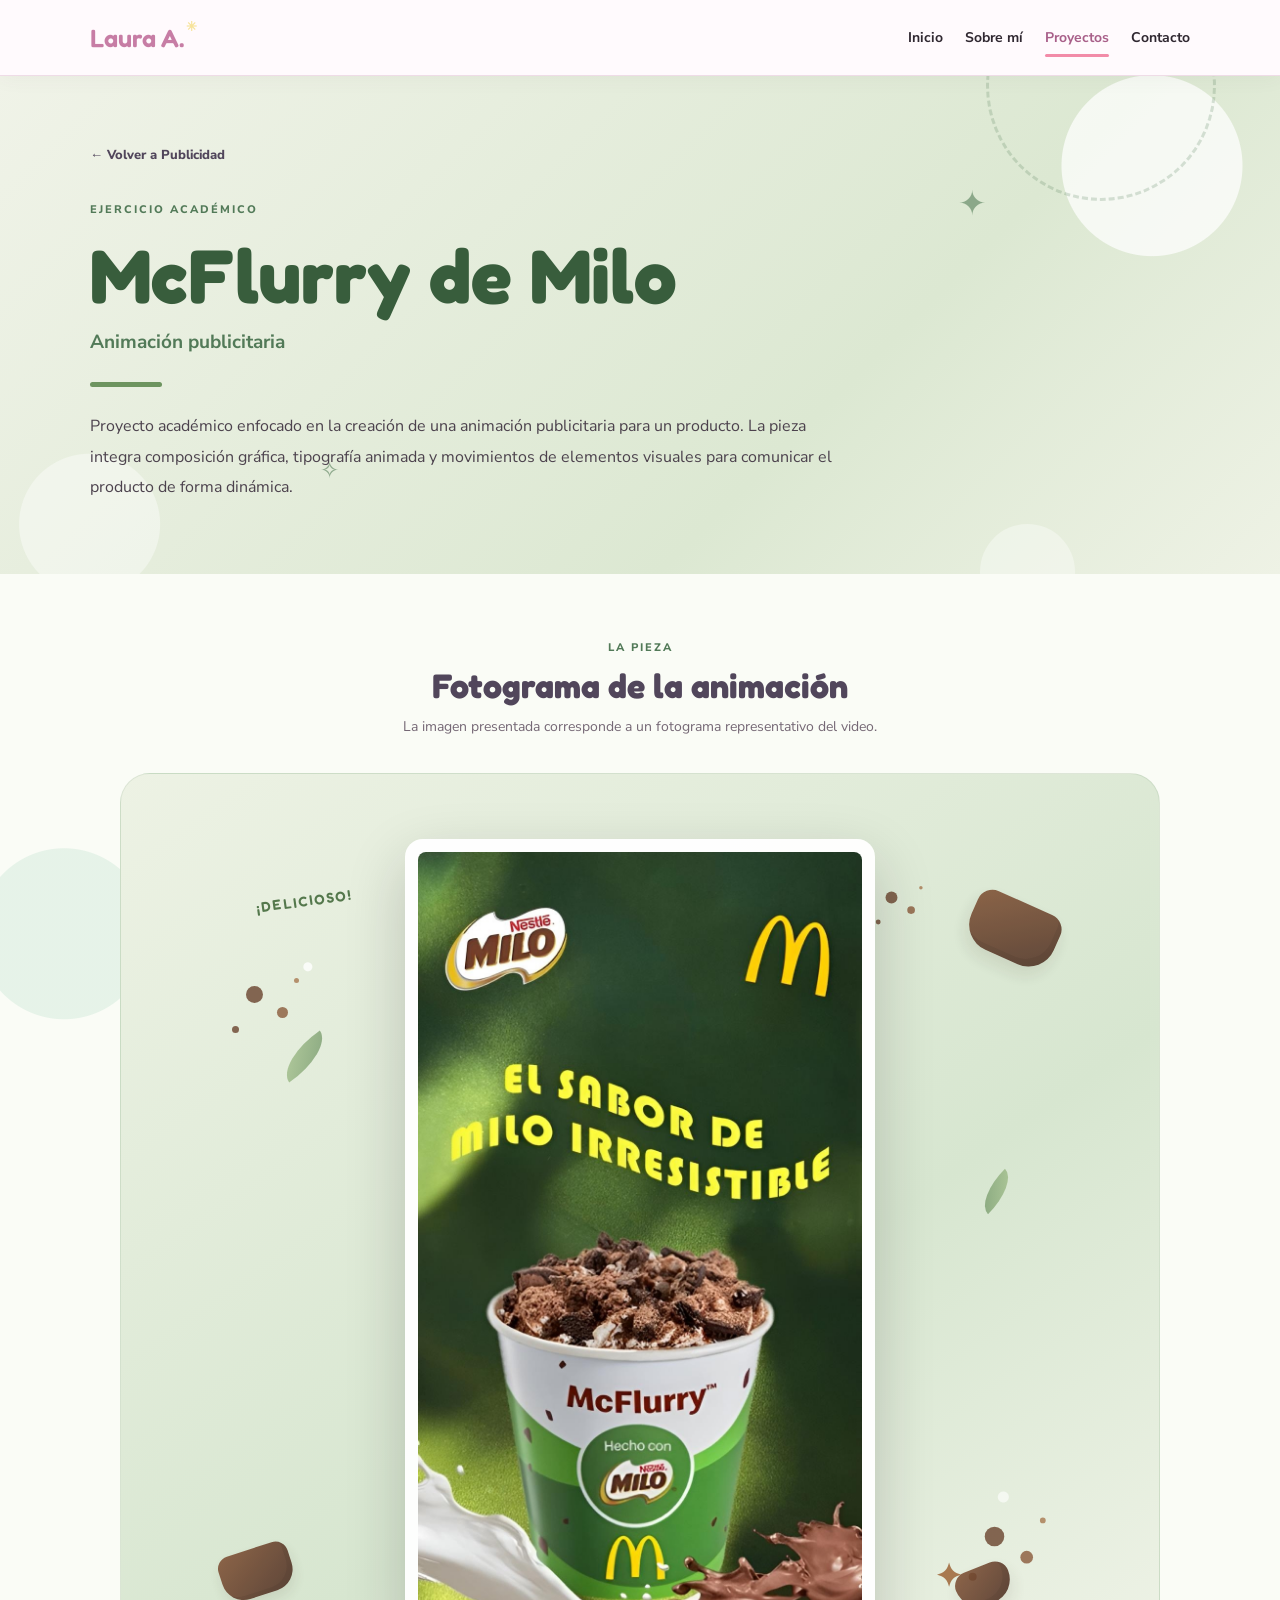
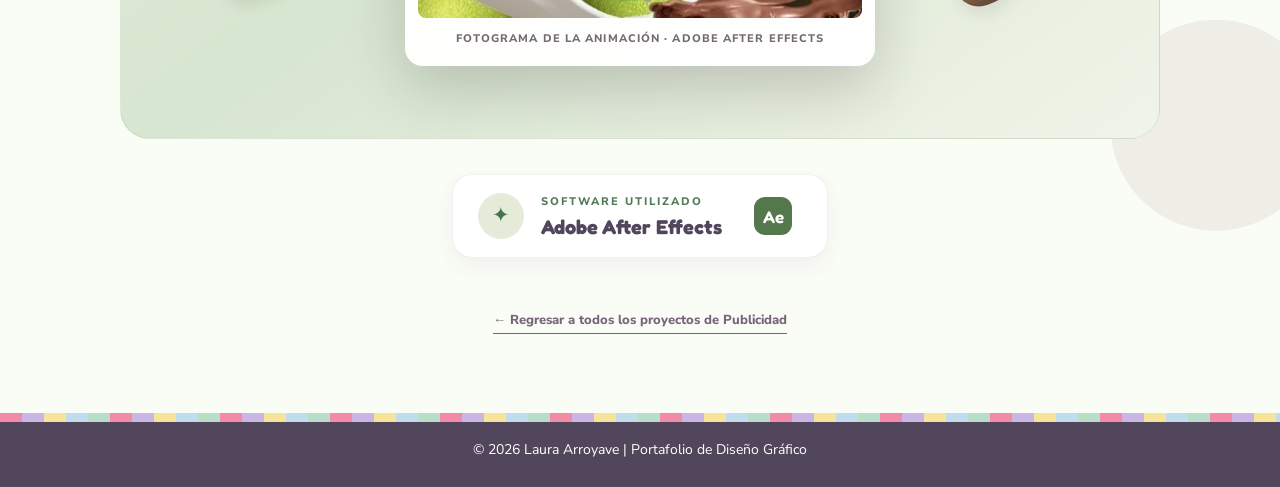
<file: portafolio_laura_archivos/milo.html>
<!DOCTYPE html>
<html lang="es">
<head>
    <meta charset="UTF-8">
    <meta name="viewport" content="width=device-width, initial-scale=1.0">
    <title>McFlurry de Milo | Laura Arroyave</title>
    <link rel="stylesheet" href="estilos.css">
</head>

<body class="pagina-pieza pieza-milo">

<header>
    <a class="logo" href="index.html">Laura A.</a>
    <nav aria-label="Navegación principal">
        <a href="index.html">Inicio</a>
        <a href="sobre-mi.html">Sobre mí</a>
        <a href="proyectos.html" class="activo">Proyectos</a>
        <a href="contacto.html">Contacto</a>
    </nav>
</header>

<main>
    <section class="pieza-encabezado">
        <div class="contenedor pieza-encabezado-contenido">
            <a class="pieza-volver" href="publicidad.html">← Volver a Publicidad</a>
            <span class="pieza-etiqueta">Ejercicio académico</span>
            <h1>McFlurry de Milo</h1>
            <p class="pieza-subtitulo">Animación publicitaria</p>
            <span class="pieza-linea"></span>
            <p class="pieza-descripcion">
                Proyecto académico enfocado en la creación de una animación publicitaria para un producto. La pieza integra composición gráfica, tipografía animada y movimientos de elementos visuales para comunicar el producto de forma dinámica.
            </p>
        </div>

        <span class="pieza-adorno pieza-adorno-uno"></span>
        <span class="pieza-adorno pieza-adorno-dos"></span>
        <span class="milo-estrellita milo-estrellita-uno">✦</span>
        <span class="milo-estrellita milo-estrellita-dos">✧</span>
    </section>

    <section class="pieza-muestra">
        <div class="contenedor">

            <div class="pieza-muestra-cabecera">
                <span class="pieza-etiqueta">La pieza</span>
                <h2>Fotograma de la animación</h2>
                <p class="pieza-aclaracion">
                    La imagen presentada corresponde a un fotograma representativo del video.
                </p>
            </div>

            <div class="pieza-visual pieza-visual-milo">

                <span class="cacao-deco cacao-deco-uno" aria-hidden="true"></span>
                <span class="cacao-deco cacao-deco-dos" aria-hidden="true"></span>
                <span class="cacao-deco cacao-deco-tres" aria-hidden="true"></span>

                <span class="chocolate-forma chocolate-forma-uno" aria-hidden="true"></span>
                <span class="chocolate-forma chocolate-forma-dos" aria-hidden="true"></span>
                <span class="chocolate-forma chocolate-forma-tres" aria-hidden="true"></span>

                <span class="milo-hoja hoja-uno" aria-hidden="true"></span>
                <span class="milo-hoja hoja-dos" aria-hidden="true"></span>

                <span class="milo-texto-deco milo-texto-uno" aria-hidden="true">¡DELICIOSO!</span>
                <span class="milo-texto-deco milo-texto-dos" aria-hidden="true">✦</span>

                <figure class="pieza-poster-marco">
                    <img class="pieza-poster" src="milo-poster.jpg" alt="Fotograma de la animación publicitaria del McFlurry de Milo">
                    <figcaption>Fotograma de la animación · Adobe After Effects</figcaption>
                </figure>

            </div>

            <div class="pieza-software">
                <span class="pieza-software-icono">✦</span>
                <div>
                    <span class="pieza-etiqueta">Software utilizado</span>
                    <h3>Adobe After Effects</h3>
                </div>
                <span class="software-deco">Ae</span>
            </div>

            <div class="pieza-final">
                <a class="pieza-volver-final" href="publicidad.html">
                    ← Regresar a todos los proyectos de Publicidad
                </a>
            </div>

        </div>
    </section>
</main>

<footer>
    © 2026 Laura Arroyave | Portafolio de Diseño Gráfico
</footer>

</body>
</html>
</file>
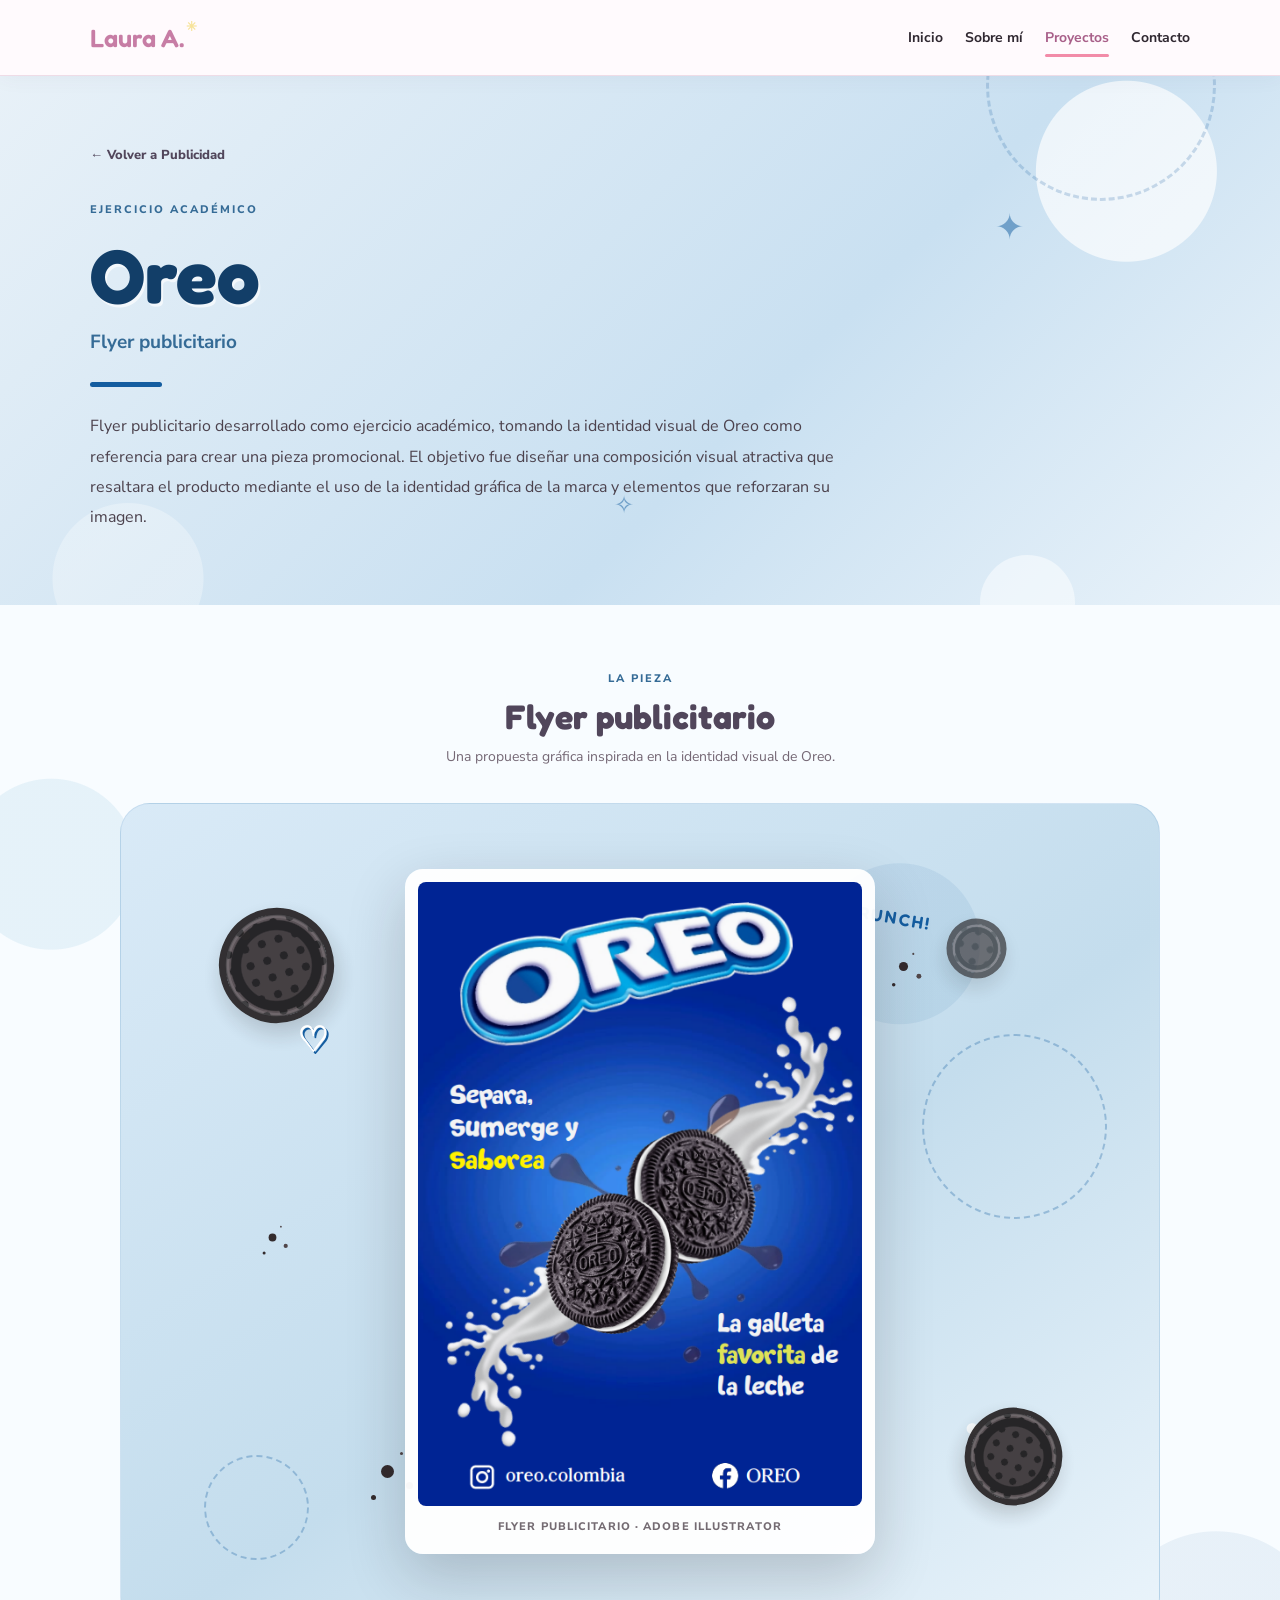
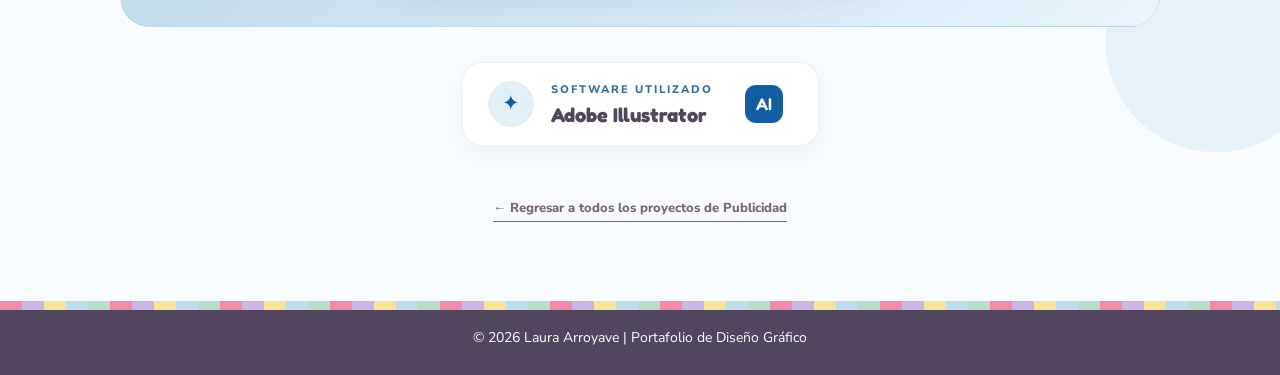
<file: portafolio_laura_archivos/oreo.html>
<!DOCTYPE html>
<html lang="es">
<head>
    <meta charset="UTF-8">
    <meta name="viewport" content="width=device-width, initial-scale=1.0">
    <title>Oreo | Laura Arroyave</title>
    <link rel="stylesheet" href="estilos.css">
</head>

<body class="pagina-pieza pieza-oreo">

<header>
    <a class="logo" href="index.html">Laura A.</a>
    <nav aria-label="Navegación principal">
        <a href="index.html">Inicio</a>
        <a href="sobre-mi.html">Sobre mí</a>
        <a href="proyectos.html" class="activo">Proyectos</a>
        <a href="contacto.html">Contacto</a>
    </nav>
</header>

<main>
    <section class="pieza-encabezado">
        <div class="contenedor pieza-encabezado-contenido">
            <a class="pieza-volver" href="publicidad.html">← Volver a Publicidad</a>
            <span class="pieza-etiqueta">Ejercicio académico</span>
            <h1>Oreo</h1>
            <p class="pieza-subtitulo">Flyer publicitario</p>
            <span class="pieza-linea"></span>
            <p class="pieza-descripcion">
                Flyer publicitario desarrollado como ejercicio académico, tomando la identidad visual de Oreo como referencia para crear una pieza promocional. El objetivo fue diseñar una composición visual atractiva que resaltara el producto mediante el uso de la identidad gráfica de la marca y elementos que reforzaran su imagen.
            </p>
        </div>

        <span class="pieza-adorno pieza-adorno-uno"></span>
        <span class="pieza-adorno pieza-adorno-dos"></span>
        <span class="oreo-estrellita oreo-estrellita-uno">✦</span>
        <span class="oreo-estrellita oreo-estrellita-dos">✧</span>
    </section>

    <section class="pieza-muestra">
        <div class="contenedor">

            <div class="pieza-muestra-cabecera">
                <span class="pieza-etiqueta">La pieza</span>
                <h2>Flyer publicitario</h2>
                <p class="pieza-aclaracion">
                    Una propuesta gráfica inspirada en la identidad visual de Oreo.
                </p>
            </div>

            <div class="pieza-visual pieza-visual-oreo">

                <span class="galleta-deco galleta-deco-uno" aria-hidden="true"></span>
                <span class="galleta-deco galleta-deco-dos" aria-hidden="true"></span>
                <span class="galleta-deco galleta-deco-tres" aria-hidden="true"></span>

                <span class="galleta-miga miga-uno" aria-hidden="true"></span>
                <span class="galleta-miga miga-dos" aria-hidden="true"></span>
                <span class="galleta-miga miga-tres" aria-hidden="true"></span>

                <span class="oreo-circulo-deco circulo-oreo-uno" aria-hidden="true"></span>
                <span class="oreo-circulo-deco circulo-oreo-dos" aria-hidden="true"></span>

                <span class="oreo-texto-deco oreo-texto-uno" aria-hidden="true">CRUNCH!</span>
                <span class="oreo-texto-deco oreo-texto-dos" aria-hidden="true">♡</span>

                <figure class="pieza-poster-marco">
                    <img class="pieza-poster" src="oreo-flyer.png" alt="Flyer publicitario de Oreo">
                    <figcaption>Flyer publicitario · Adobe Illustrator</figcaption>
                </figure>

            </div>

            <div class="pieza-software">
                <span class="pieza-software-icono">✦</span>
                <div>
                    <span class="pieza-etiqueta">Software utilizado</span>
                    <h3>Adobe Illustrator</h3>
                </div>
                <span class="software-deco">AI</span>
            </div>

            <div class="pieza-final">
                <a class="pieza-volver-final" href="publicidad.html">
                    ← Regresar a todos los proyectos de Publicidad
                </a>
            </div>

        </div>
    </section>
</main>

<footer>
    © 2026 Laura Arroyave | Portafolio de Diseño Gráfico
</footer>

</body>
</html>
</file>
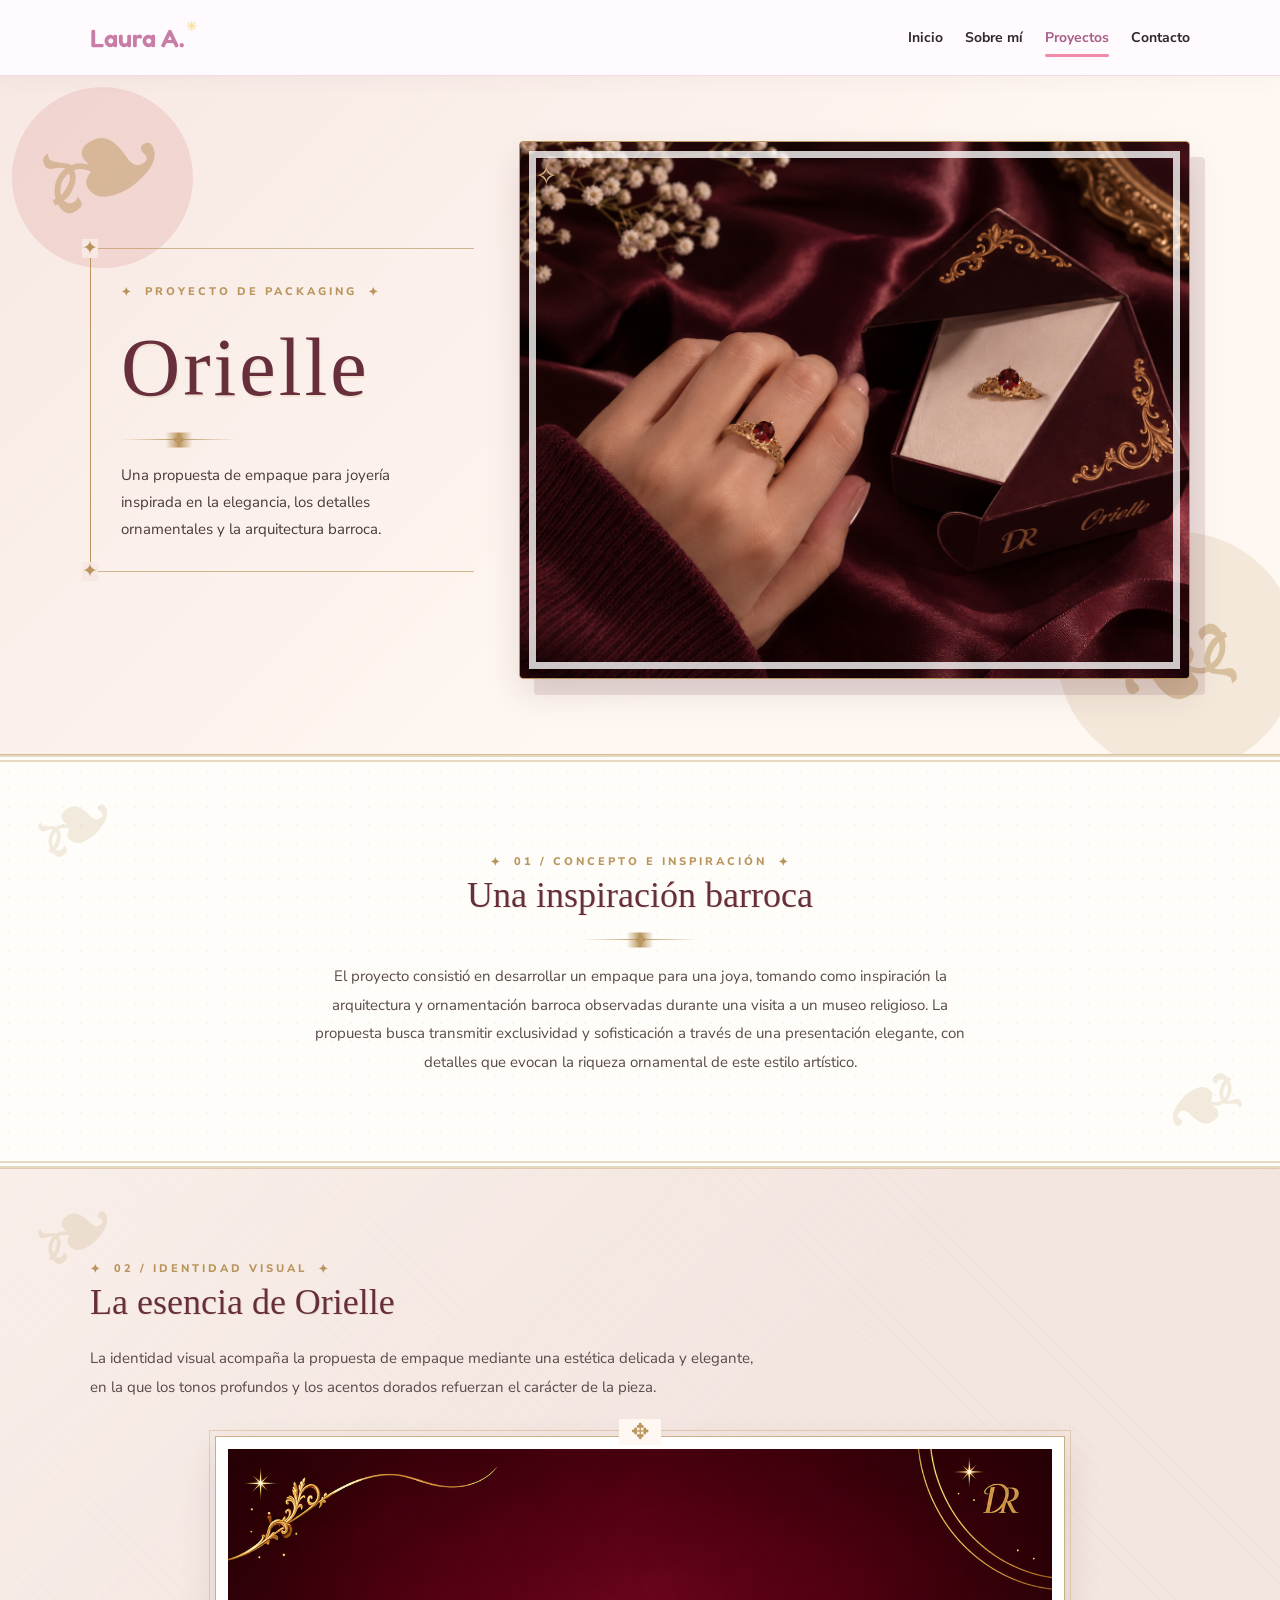
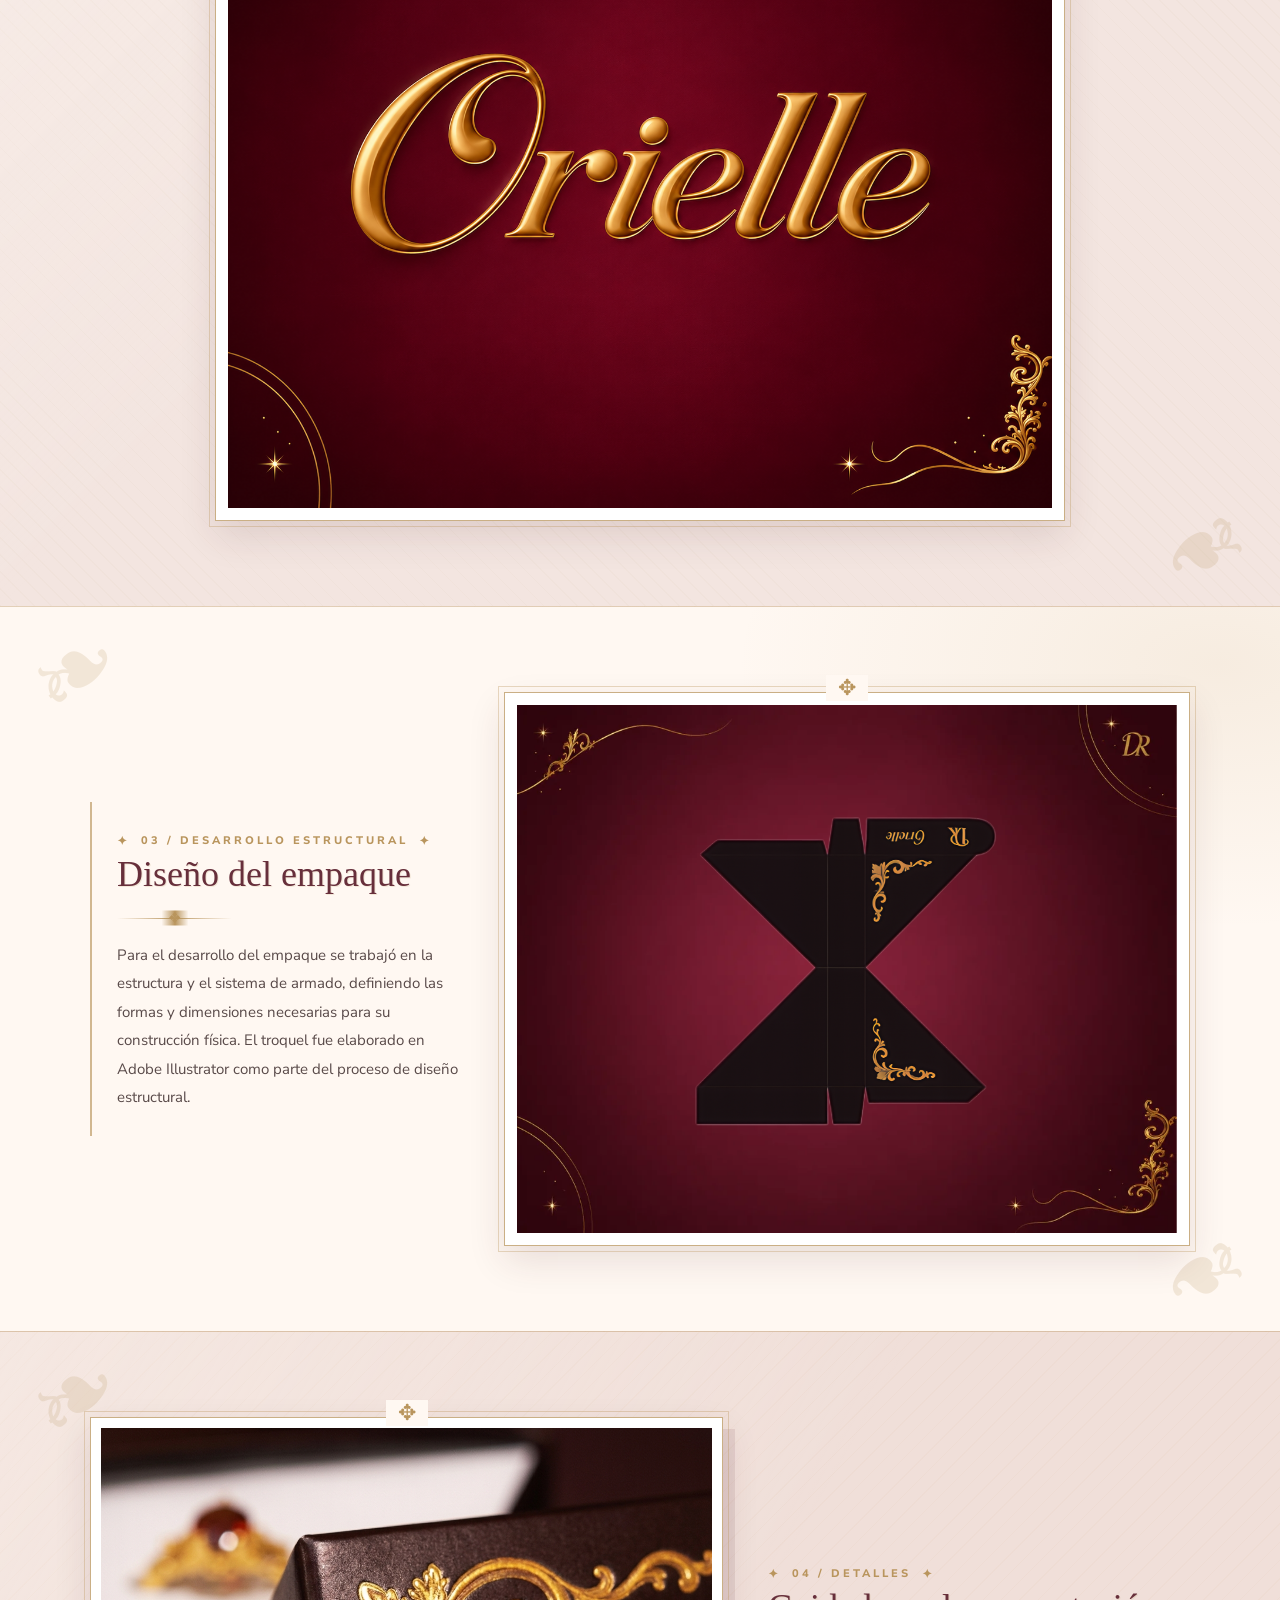
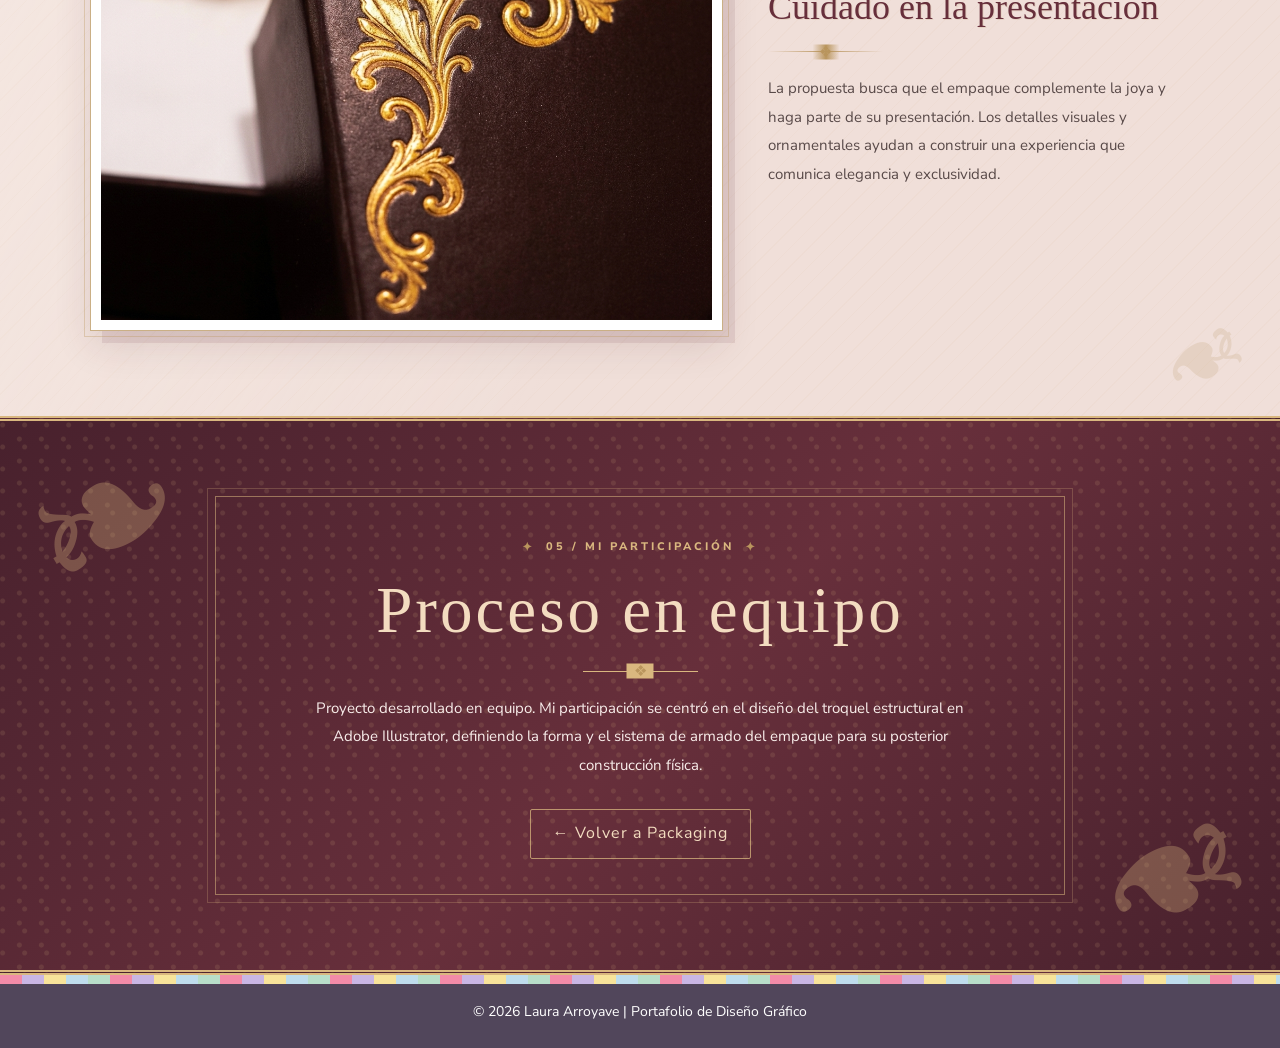
<file: portafolio_laura_archivos/orielle.html>
<!DOCTYPE html>
<html lang="es">
<head>
    <meta charset="UTF-8">
    <meta name="viewport" content="width=device-width, initial-scale=1.0">
    <title>Orielle | Laura Arroyave</title>
    <link rel="stylesheet" href="estilos.css">

    <style>
        .orielle-pagina {
            --vino: #672F3B;
            --vino-oscuro: #48212D;
            --dorado: #B9955D;
            --crema: #FFF8F2;
            --rosa: #EBC4C0;
            background: var(--crema);
            color: #493B3B;
            overflow: hidden;
        }

        .orielle-contenedor {
            width: 90%;
            max-width: 1100px;
            margin: auto;
        }

        .orielle-pagina img {
            display: block;
            width: 100%;
            height: auto;
        }

        .orielle-etiqueta {
            display: inline-block;
            color: var(--dorado);
            font-size: 11px;
            font-weight: 800;
            letter-spacing: 3px;
            text-transform: uppercase;
        }

        .orielle-titulo {
            color: var(--vino);
            font-family: Georgia, serif;
            font-size: clamp(38px, 6vw, 65px);
            font-weight: 400;
            letter-spacing: 3px;
            margin: 12px 0 20px;
        }

        .orielle-subtitulo {
            color: var(--vino);
            font-family: Georgia, serif;
            font-size: clamp(25px, 4vw, 36px);
            font-weight: 400;
            margin: 0 0 20px;
        }

        .orielle-texto {
            font-size: 15px;
            line-height: 1.9;
            max-width: 680px;
            color: #594A49;
        }

        .orielle-portada {
            position: relative;
            padding: 65px 0 75px;
            background:
                radial-gradient(circle at 8% 15%, rgba(235,196,192,.55) 0 90px, transparent 91px),
                radial-gradient(circle at 92% 85%, rgba(185,149,93,.16) 0 120px, transparent 121px),
                linear-gradient(135deg, #F7E8E3, #FFF8F2 65%);
        }

        .orielle-portada-contenido {
            display: grid;
            grid-template-columns: .8fr 1.4fr;
            align-items: center;
            gap: 45px;
            position: relative;
            z-index: 1;
        }

        .orielle-portada-texto {
            padding: 15px 0;
        }

        .orielle-portada-texto h1 {
            font-family: Georgia, serif;
            color: var(--vino);
            font-size: clamp(48px, 7vw, 82px);
            font-weight: 400;
            letter-spacing: 3px;
            margin: 15px 0;
        }

        .orielle-portada-texto p {
            line-height: 1.8;
            max-width: 340px;
            font-size: 15px;
        }

        .orielle-foto-principal {
            border: 9px solid rgba(255,255,255,.85);
            box-shadow: 12px 13px 0 rgba(103,47,59,.12);
            border-radius: 4px;
            overflow: hidden;
        }

        .orielle-foto-principal img {
            width: 100%;
        }

        .orielle-linea {
            width: 75px;
            height: 1px;
            background: var(--dorado);
            margin: 22px 0;
        }

        .orielle-seccion {
            padding: 85px 0;
            position: relative;
        }

        .orielle-introduccion {
            text-align: center;
            background: #FFFDF9;
        }

        .orielle-introduccion .orielle-texto {
            margin: auto;
        }

        .orielle-introduccion .orielle-linea {
            margin: 22px auto;
        }

        .orielle-identidad {
            background: #F3E5E0;
        }

        .orielle-imagen-tablero {
            max-width: 850px;
            margin: 35px auto 0;
            padding: 12px;
            background: white;
            box-shadow: 0 12px 30px rgba(72,33,45,.10);
        }

        .orielle-desarrollo {
            background: #FFF8F2;
        }

        .orielle-desarrollo-layout {
            display: grid;
            grid-template-columns: .7fr 1.3fr;
            align-items: center;
            gap: 45px;
        }

        .orielle-troquel {
            background: white;
            padding: 12px;
            box-shadow: 0 12px 30px rgba(72,33,45,.09);
        }

        .orielle-detalles {
            background: #F0DFD9;
        }

        .orielle-detalles-layout {
            display: grid;
            grid-template-columns: 1.2fr .8fr;
            align-items: center;
            gap: 45px;
        }

        .orielle-foto-detalle {
            padding: 10px;
            background: white;
            box-shadow: 10px 10px 0 rgba(103,47,59,.10);
        }

        .orielle-participacion {
            text-align: center;
            background: var(--vino);
            color: white;
            padding: 75px 0;
        }

        .orielle-participacion .orielle-titulo {
            color: #F3DCC0;
        }

        .orielle-participacion .orielle-texto {
            color: #F8EDEA;
            margin: auto;
        }

        .orielle-participacion .orielle-etiqueta {
            color: #D9B77F;
        }

        .orielle-participacion .orielle-linea {
            margin: 22px auto;
            background: #D9B77F;
        }

        .orielle-volver {
            display: inline-block;
            margin-top: 30px;
            color: #F3DCC0;
            text-decoration: none;
            border-bottom: 1px solid #D9B77F;
            padding-bottom: 5px;
            transition: opacity .3s ease;
        }

        .orielle-volver:hover {
            opacity: .7;
        }

        .orielle-numero {
            color: var(--dorado);
            font-family: Georgia, serif;
            font-size: 14px;
            letter-spacing: 2px;
            margin-bottom: 15px;
        }

        @media (max-width: 760px) {
            .orielle-portada-contenido,
            .orielle-desarrollo-layout,
            .orielle-detalles-layout {
                grid-template-columns: 1fr;
                gap: 28px;
            }

            .orielle-portada {
                padding: 45px 0;
            }

            .orielle-portada-texto {
                text-align: center;
            }

            .orielle-portada-texto p {
                margin: auto;
            }

            .orielle-portada-texto .orielle-linea {
                margin: 20px auto;
            }

            .orielle-seccion {
                padding: 60px 0;
            }
        }


        /* ORNAMENTACION BARROCA Y ACENTOS DORADOS */
        .orielle-pagina {
            background-image: repeating-linear-gradient(135deg, rgba(185,149,93,.025) 0 1px, transparent 1px 9px);
        }

        .orielle-portada {
            isolation: isolate;
            border-bottom: 1px solid rgba(185,149,93,.55);
        }

        .orielle-portada::before,
        .orielle-portada::after {
            content: "❧";
            position: absolute;
            z-index: 0;
            color: rgba(185,149,93,.48);
            font-family: Georgia, serif;
            font-size: clamp(90px, 13vw, 170px);
            line-height: 1;
            pointer-events: none;
        }

        .orielle-portada::before {
            top: 12px;
            left: 2.5%;
            transform: rotate(-25deg);
        }

        .orielle-portada::after {
            right: 2.5%;
            bottom: 4px;
            transform: rotate(155deg);
        }

        .orielle-portada-texto {
            position: relative;
            padding: 28px 22px 28px 30px;
            border-left: 1px solid var(--dorado);
            border-top: 1px solid rgba(185,149,93,.65);
            border-bottom: 1px solid rgba(185,149,93,.65);
        }

        .orielle-portada-texto::before,
        .orielle-portada-texto::after {
            content: "✦";
            position: absolute;
            color: var(--dorado);
            font-size: 19px;
            background: #F7E8E3;
            line-height: 1;
        }

        .orielle-portada-texto::before { top: -10px; left: -9px; }
        .orielle-portada-texto::after { bottom: -10px; left: -9px; }

        .orielle-portada-texto h1 {
            text-shadow: 1px 2px 0 rgba(185,149,93,.15);
        }

        .orielle-foto-principal {
            position: relative;
            border: 1px solid var(--dorado);
            outline: 7px solid rgba(255,255,255,.78);
            outline-offset: -17px;
            box-shadow: 15px 16px 0 rgba(103,47,59,.12), 0 15px 35px rgba(72,33,45,.12);
        }

        .orielle-foto-principal::before {
            content: "✧";
            position: absolute;
            z-index: 2;
            top: 12px;
            left: 15px;
            color: #D9B77F;
            font-size: 27px;
            text-shadow: 0 1px 5px rgba(72,33,45,.5);
        }

        .orielle-seccion {
            isolation: isolate;
        }

        .orielle-seccion::before,
        .orielle-seccion::after {
            content: "❧";
            position: absolute;
            z-index: -1;
            color: rgba(185,149,93,.18);
            font-family: Georgia, serif;
            font-size: 105px;
            line-height: 1;
            pointer-events: none;
        }

        .orielle-seccion::before {
            top: 12px;
            left: 2.5%;
            transform: rotate(-35deg);
        }

        .orielle-seccion::after {
            right: 2.5%;
            bottom: 5px;
            transform: rotate(145deg);
        }

        .orielle-introduccion {
            border-top: 7px double rgba(185,149,93,.34);
            border-bottom: 7px double rgba(185,149,93,.34);
            background-image: radial-gradient(circle at center, rgba(185,149,93,.07) 0 1px, transparent 1.5px);
            background-size: 18px 18px;
        }

        .orielle-etiqueta {
            position: relative;
            padding: 0 24px;
        }

        .orielle-etiqueta::before,
        .orielle-etiqueta::after {
            content: "✦";
            position: absolute;
            top: 50%;
            transform: translateY(-50%);
            color: var(--dorado);
            font-size: 12px;
        }

        .orielle-etiqueta::before { left: 0; }
        .orielle-etiqueta::after { right: 0; }

        .orielle-subtitulo {
            text-shadow: 1px 1px 0 rgba(185,149,93,.18);
        }

        .orielle-linea {
            position: relative;
            width: 115px;
            height: 1px;
            background: linear-gradient(90deg, transparent, var(--dorado), transparent);
        }

        .orielle-linea::before {
            content: "❖";
            position: absolute;
            left: 50%;
            top: 50%;
            transform: translate(-50%, -50%);
            padding: 0 7px;
            color: var(--dorado);
            background: inherit;
            font-size: 15px;
            line-height: 1;
        }

        .orielle-identidad {
            background-image: linear-gradient(135deg, rgba(255,248,242,.5), transparent 45%),
                              repeating-linear-gradient(45deg, rgba(185,149,93,.035) 0 1px, transparent 1px 12px);
            border-top: 1px solid rgba(185,149,93,.35);
            border-bottom: 1px solid rgba(185,149,93,.35);
        }

        .orielle-imagen-tablero,
        .orielle-troquel,
        .orielle-foto-detalle {
            position: relative;
            border: 1px solid rgba(185,149,93,.75);
            outline: 1px solid rgba(185,149,93,.35);
            outline-offset: 5px;
            box-shadow: 0 15px 35px rgba(72,33,45,.12);
        }

        .orielle-imagen-tablero::before,
        .orielle-troquel::before,
        .orielle-foto-detalle::before {
            content: "✥";
            position: absolute;
            z-index: 2;
            top: -18px;
            left: 50%;
            transform: translateX(-50%);
            padding: 2px 12px;
            color: var(--dorado);
            background: #FFF8F2;
            font-size: 22px;
            line-height: 1;
        }

        .orielle-desarrollo {
            background-image: radial-gradient(ellipse at 95% 8%, rgba(185,149,93,.12), transparent 28%);
        }

        .orielle-desarrollo-layout > div:first-child {
            padding: 24px 0 24px 25px;
            border-left: 2px solid rgba(185,149,93,.65);
        }

        .orielle-detalles {
            background-image: linear-gradient(120deg, rgba(255,248,242,.35), transparent 55%),
                              repeating-linear-gradient(135deg, rgba(185,149,93,.04) 0 1px, transparent 1px 13px);
            border-top: 1px solid rgba(185,149,93,.4);
        }

        .orielle-foto-detalle {
            box-shadow: 12px 12px 0 rgba(103,47,59,.10), 0 15px 35px rgba(72,33,45,.12);
        }

        .orielle-participacion {
            position: relative;
            overflow: hidden;
            border-top: 5px double #D9B77F;
            border-bottom: 5px double #D9B77F;
            background-image: radial-gradient(circle at 12% 18%, rgba(217,183,127,.13) 0 2px, transparent 3px),
                              radial-gradient(circle at 88% 82%, rgba(217,183,127,.13) 0 2px, transparent 3px),
                              linear-gradient(135deg, #48212D, #672F3B 52%, #48212D);
            background-size: 22px 22px, 22px 22px, auto;
        }

        .orielle-participacion::before,
        .orielle-participacion::after {
            content: "❧";
            position: absolute;
            color: rgba(217,183,127,.32);
            font-family: Georgia, serif;
            font-size: clamp(100px, 17vw, 190px);
            line-height: 1;
            pointer-events: none;
        }

        .orielle-participacion::before { top: 4px; left: 2%; transform: rotate(-30deg); }
        .orielle-participacion::after { bottom: 0; right: 2%; transform: rotate(150deg); }

        .orielle-participacion .orielle-contenedor {
            position: relative;
            z-index: 1;
            max-width: 850px;
            padding: 35px 30px;
            border: 1px solid rgba(217,183,127,.55);
            outline: 1px solid rgba(217,183,127,.25);
            outline-offset: 7px;
        }

        .orielle-volver {
            padding: 10px 22px;
            border: 1px solid rgba(217,183,127,.75);
            border-radius: 2px;
            letter-spacing: 1px;
            transition: background .25s ease, color .25s ease;
        }

        .orielle-volver:hover {
            opacity: 1;
            color: var(--vino-oscuro);
            background: #F3DCC0;
        }

        @media (max-width: 760px) {
            .orielle-portada::before { left: -20px; top: 0; }
            .orielle-portada::after { right: -20px; bottom: 0; }
            .orielle-portada-texto { padding: 22px 15px; }
            .orielle-participacion .orielle-contenedor { padding: 28px 18px; }
            .orielle-seccion::before { left: -25px; }
            .orielle-seccion::after { right: -25px; }
        }

    </style>
</head>

<body>

<header>
    <a class="logo" href="index.html">Laura A.</a>

    <nav aria-label="Navegación principal">
        <a href="index.html">Inicio</a>
        <a href="sobre-mi.html">Sobre mí</a>
        <a href="proyectos.html" class="activo">Proyectos</a>
        <a href="contacto.html">Contacto</a>
    </nav>
</header>

<main class="orielle-pagina">

    <!-- PORTADA -->
    <section class="orielle-portada">
        <div class="orielle-contenedor orielle-portada-contenido">

            <div class="orielle-portada-texto">
                <span class="orielle-etiqueta">Proyecto de packaging</span>
                <h1>Orielle</h1>
                <div class="orielle-linea"></div>
                <p>
                    Una propuesta de empaque para joyería inspirada
                    en la elegancia, los detalles ornamentales y
                    la arquitectura barroca.
                </p>
            </div>

            <div class="orielle-foto-principal">
                <img src="orielle-portada.png"
                     alt="Presentación del empaque Orielle con un anillo">
            </div>

        </div>
    </section>

    <!-- CONCEPTO -->
    <section class="orielle-seccion orielle-introduccion">
        <div class="orielle-contenedor">

            <span class="orielle-etiqueta">01 / Concepto e inspiración</span>
            <h2 class="orielle-subtitulo">Una inspiración barroca</h2>
            <div class="orielle-linea"></div>

            <p class="orielle-texto">
                El proyecto consistió en desarrollar un empaque para
                una joya, tomando como inspiración la arquitectura y
                ornamentación barroca observadas durante una visita
                a un museo religioso.

                La propuesta busca transmitir exclusividad y
                sofisticación a través de una presentación elegante,
                con detalles que evocan la riqueza ornamental de este
                estilo artístico.
            </p>

        </div>
    </section>

    <!-- IDENTIDAD -->
    <section class="orielle-seccion orielle-identidad">
        <div class="orielle-contenedor">

            <span class="orielle-etiqueta">02 / Identidad visual</span>
            <h2 class="orielle-subtitulo">La esencia de Orielle</h2>

            <p class="orielle-texto">
                La identidad visual acompaña la propuesta de empaque
                mediante una estética delicada y elegante, en la que
                los tonos profundos y los acentos dorados refuerzan
                el carácter de la pieza.
            </p>

            <div class="orielle-imagen-tablero">
                <img src="orielle-identidad.png"
                     alt="Tablero de identidad visual de Orielle">
            </div>

        </div>
    </section>

    <!-- TROQUEL -->
    <section class="orielle-seccion orielle-desarrollo">
        <div class="orielle-contenedor orielle-desarrollo-layout">

            <div>
                <span class="orielle-etiqueta">03 / Desarrollo estructural</span>
                <h2 class="orielle-subtitulo">Diseño del empaque</h2>
                <div class="orielle-linea"></div>

                <p class="orielle-texto">
                    Para el desarrollo del empaque se trabajó en
                    la estructura y el sistema de armado, definiendo
                    las formas y dimensiones necesarias para su
                    construcción física.

                    El troquel fue elaborado en Adobe Illustrator
                    como parte del proceso de diseño estructural.
                </p>
            </div>

            <div class="orielle-troquel">
                <img src="orielle-troquel.png"
                     alt="Desarrollo del troquel del empaque Orielle">
            </div>

        </div>
    </section>

    <!-- DETALLES -->
    <section class="orielle-seccion orielle-detalles">
        <div class="orielle-contenedor orielle-detalles-layout">

            <div class="orielle-foto-detalle">
                <img src="orielle-detalles.jpg"
                     alt="Detalle del empaque y la presentación de la joya">
            </div>

            <div>
                <span class="orielle-etiqueta">04 / Detalles</span>
                <h2 class="orielle-subtitulo">Cuidado en la presentación</h2>
                <div class="orielle-linea"></div>

                <p class="orielle-texto">
                    La propuesta busca que el empaque complemente
                    la joya y haga parte de su presentación. Los
                    detalles visuales y ornamentales ayudan a
                    construir una experiencia que comunica elegancia
                    y exclusividad.
                </p>
            </div>

        </div>
    </section>

    <!-- PARTICIPACIÓN -->
    <section class="orielle-participacion">
        <div class="orielle-contenedor">

            <span class="orielle-etiqueta">05 / Mi participación</span>
            <h2 class="orielle-titulo">Proceso en equipo</h2>
            <div class="orielle-linea"></div>

            <p class="orielle-texto">
                Proyecto desarrollado en equipo. Mi participación
                se centró en el diseño del troquel estructural en
                Adobe Illustrator, definiendo la forma y el sistema
                de armado del empaque para su posterior construcción
                física.
            </p>

            <a href="packaging.html" class="orielle-volver">
                ← Volver a Packaging
            </a>

        </div>
    </section>

</main>

<footer>
    © 2026 Laura Arroyave | Portafolio de Diseño Gráfico
</footer>

</body>
</html>
</file>
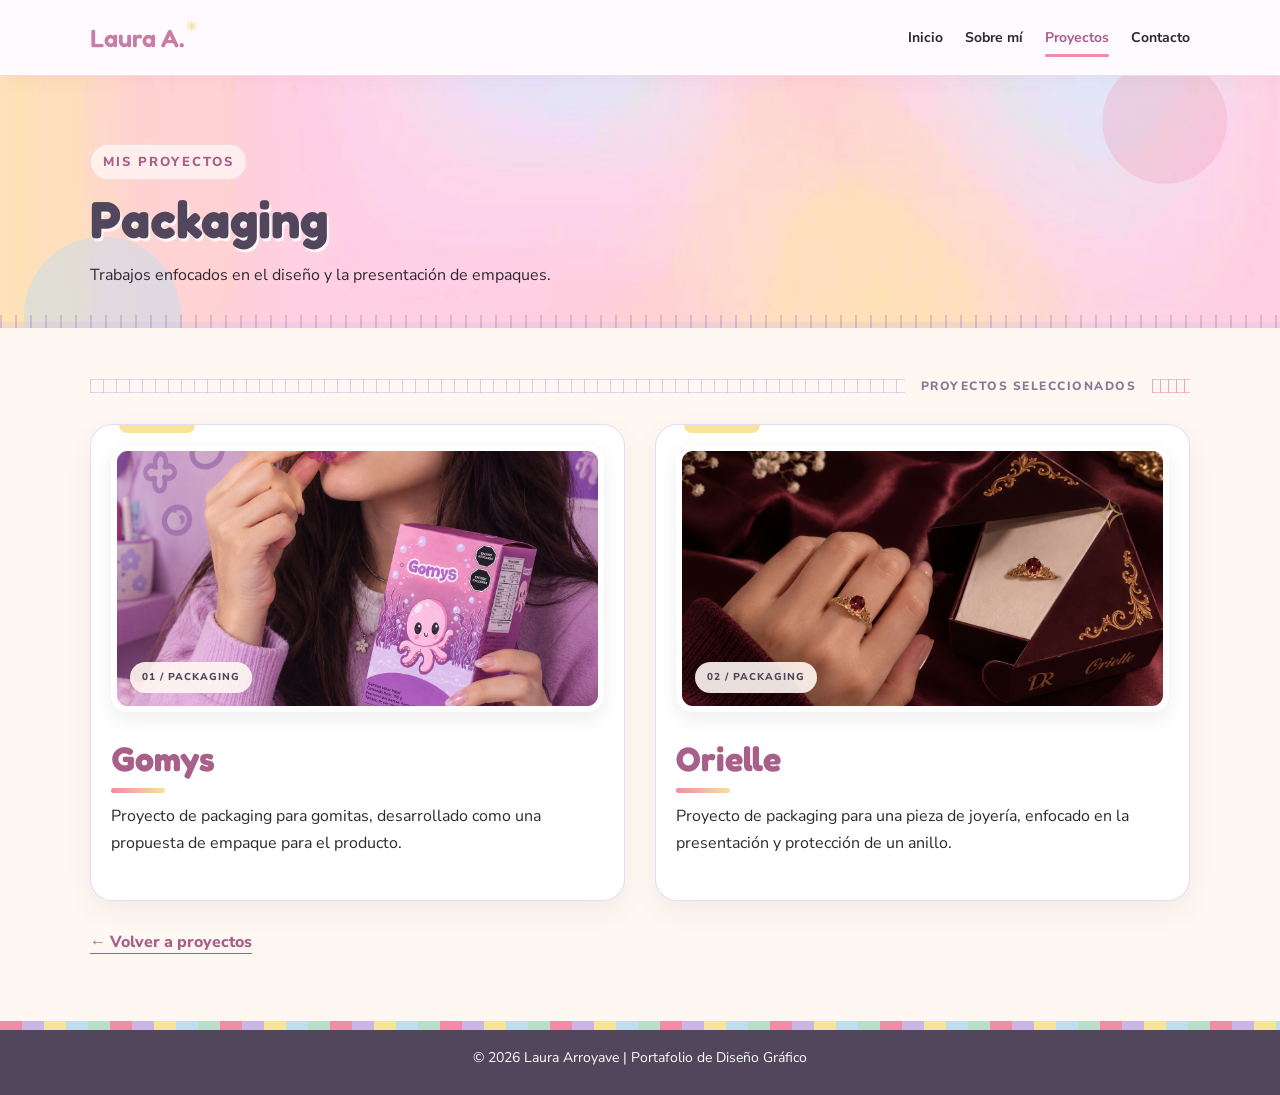
<file: portafolio_laura_archivos/packaging.html>
<!DOCTYPE html>
<html lang="es">
<head>
    <meta charset="UTF-8">
    <meta name="viewport" content="width=device-width, initial-scale=1.0">
    <title>Packaging | Laura Arroyave</title>
    <link rel="stylesheet" href="estilos.css">

    <style>
        .miniatura-proyecto {
            min-height: 220px;
            border-radius: 14px;
            display: flex;
            flex-direction: column;
            align-items: center;
            justify-content: center;
            gap: 12px;
            margin-bottom: 22px;
            text-align: center;
            transition: transform 0.3s ease;
        }

        .miniatura-proyecto:hover {
            transform: translateY(-4px);
        }

        .miniatura-gomys {
            background: linear-gradient(145deg, #F8EDF7, #E9D8EF);
            color: #9872A6;
        }

        .miniatura-orielle {
            background: linear-gradient(145deg, #F5D9D5, #EBC4C0);
            color: #A66C66;
        }

        .icono-miniatura {
            font-size: 42px;
            line-height: 1;
        }

        .miniatura-orielle .icono-miniatura {
            color: #B9955D;
        }

        .miniatura-proyecto h3 {
            margin: 0;
            font-size: 23px;
            letter-spacing: 2px;
            font-weight: 700;
        }

        .miniatura-orielle h3 {
            color: #9D5E61;
        }

        .miniatura-proyecto p {
            margin: 0;
            font-size: 14px;
        }

        /* ENLACE AL PROYECTO GOMYS */
        .enlace-proyecto {
            display: block;
            color: inherit;
            text-decoration: none;
            cursor: pointer;
        }

        .enlace-proyecto * {
            cursor: pointer;
        }

        .enlace-orielle:focus-visible {
            outline: 2px solid #B9955D;
            outline-offset: 5px;
            border-radius: 8px;
        }

        .enlace-proyecto:hover h2 {
            color: var(--rosa-oscuro);
        }
    </style>
</head>

<body class="pagina-packaging">

<header>
    <a class="logo" href="index.html">Laura A.</a>

    <nav aria-label="Navegación principal">
        <a href="index.html">Inicio</a>
        <a href="sobre-mi.html">Sobre mí</a>
        <a href="proyectos.html" class="activo">Proyectos</a>
        <a href="contacto.html">Contacto</a>
    </nav>
</header>

<main>

    <section class="encabezado-pagina">
        <div class="contenedor">
            <span class="etiqueta">Mis proyectos</span>
            <h1>Packaging</h1>
            <p>Trabajos enfocados en el diseño y la presentación de empaques.</p>
        </div>
    </section>

    <section class="seccion contenedor seccion-categorias">

        <div class="linea-cuadriculada"><span>Proyectos seleccionados</span></div>
        <div class="tarjetas">

            <article class="tarjeta">

                <a href="gomys.html" class="enlace-proyecto">

                    <div class="miniatura-proyecto miniatura-gomys miniatura-con-foto">
                        <img src="foto-gomys.png" alt="Fotografía del producto Gomys">
                        <span class="miniatura-sello">01 / PACKAGING</span>
                    </div>

                    <h2>Gomys</h2>

                </a>

                <p>Proyecto de packaging para gomitas, desarrollado como una propuesta de empaque para el producto.</p>

            </article>

            <article class="tarjeta">

                <a href="orielle.html" class="enlace-proyecto enlace-orielle" aria-label="Ver el proyecto Orielle">
                    <div class="miniatura-proyecto miniatura-orielle miniatura-con-foto">
                        <img src="orielle-portada.png" alt="Fotografía principal del empaque de joyería Orielle">
                        <span class="miniatura-sello">02 / PACKAGING</span>
                    </div>

                    <h2>Orielle</h2>
                </a>
                <p>Proyecto de packaging para una pieza de joyería, enfocado en la presentación y protección de un anillo.</p>

            </article>

        </div>

        <p style="margin-top:28px">
            <a class="enlace" href="proyectos.html">← Volver a proyectos</a>
        </p>

    </section>

</main>

<footer>
    © 2026 Laura Arroyave | Portafolio de Diseño Gráfico
</footer>

</body>
</html>
</file>
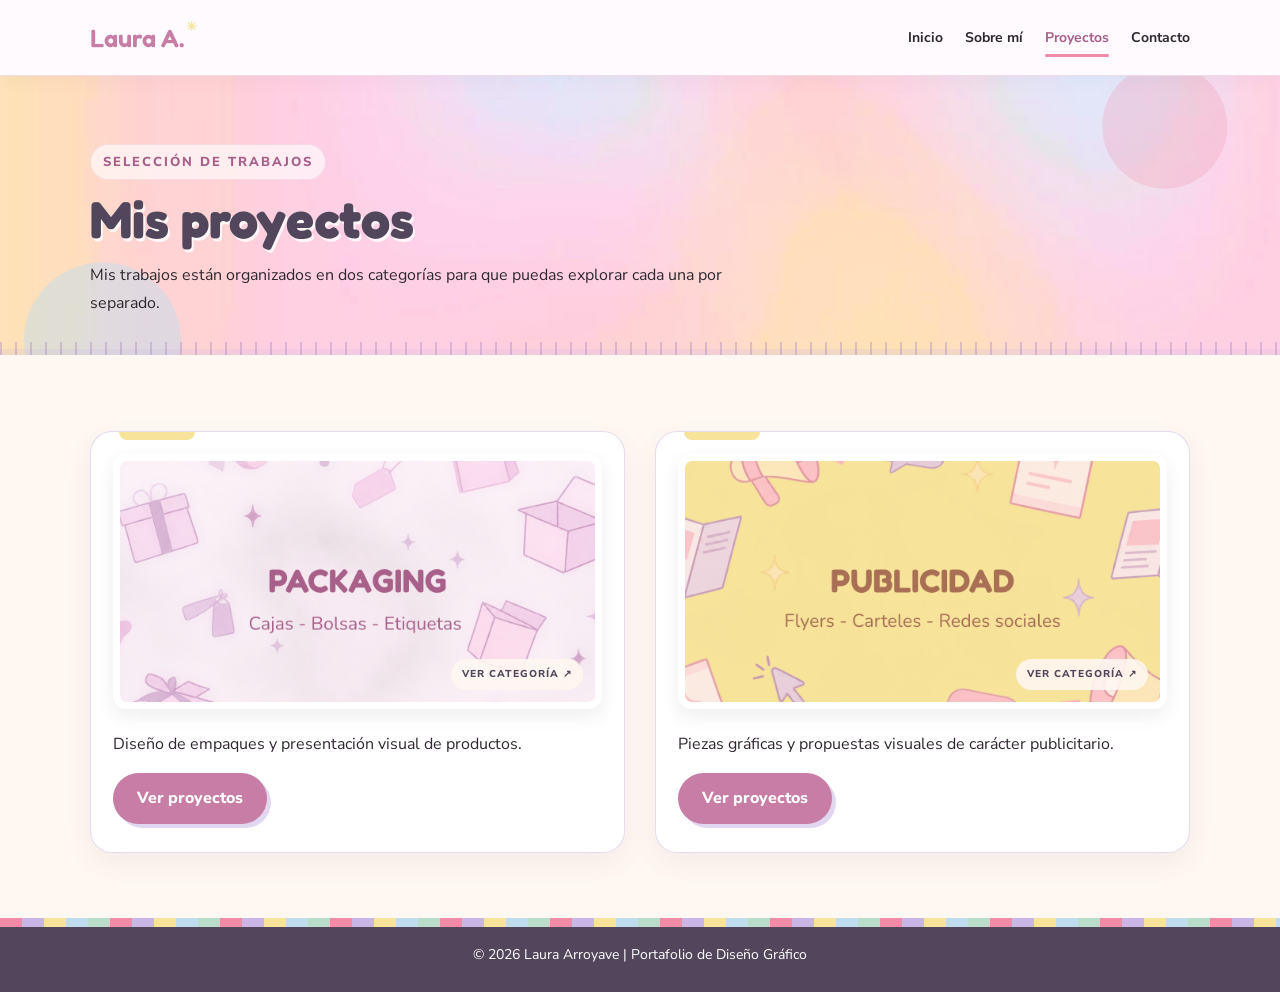
<file: portafolio_laura_archivos/proyectos.html>
<!DOCTYPE html>
<html lang="es">
<head>
    <meta charset="UTF-8">
    <meta name="viewport" content="width=device-width, initial-scale=1.0">
    <title>Proyectos | Laura Arroyave</title>
    <link rel="stylesheet" href="estilos.css">

    <style>
        .miniatura-categoria {
            height: 220px;
            border-radius: 14px;
            overflow: hidden;
            margin-bottom: 22px;
            transition: transform 0.3s ease;
        }

        .miniatura-categoria:hover {
            transform: translateY(-4px);
        }

        .miniatura-categoria img {
            width: 100%;
            height: 100%;
            display: block;
            object-fit: cover;
            object-position: center;
        }
    </style>
</head>

<body class="pagina-proyectos">

<header>
    <a class="logo" href="index.html">Laura A.</a>

    <nav aria-label="Navegación principal">
        <a href="index.html">Inicio</a>
        <a href="sobre-mi.html">Sobre mí</a>
        <a href="proyectos.html" class="activo">Proyectos</a>
        <a href="contacto.html">Contacto</a>
    </nav>
</header>

<main>

    <section class="encabezado-pagina">
        <div class="contenedor">
            <span class="etiqueta">Selección de trabajos</span>
            <h1>Mis proyectos</h1>
            <p>Mis trabajos están organizados en dos categorías para que puedas explorar cada una por separado.</p>
        </div>
    </section>

    <section class="seccion contenedor">

        <div class="tarjetas">

            <article class="tarjeta">

                <div class="miniatura-categoria">
                    <img src="portada-packaging.png" alt="Portada de la categoría Packaging">
                </div>

                <p>Diseño de empaques y presentación visual de productos.</p>

                <a class="boton" href="packaging.html">Ver proyectos</a>

            </article>

            <article class="tarjeta">

                <div class="miniatura-categoria">
                    <img src="portada-publicidad.png" alt="Portada de la categoría Publicidad">
                </div>

                <p>Piezas gráficas y propuestas visuales de carácter publicitario.</p>

                <a class="boton" href="publicidad.html">Ver proyectos</a>

            </article>

        </div>

    </section>

</main>

<footer>
    © 2026 Laura Arroyave | Portafolio de Diseño Gráfico
</footer>

</body>
</html>
</file>
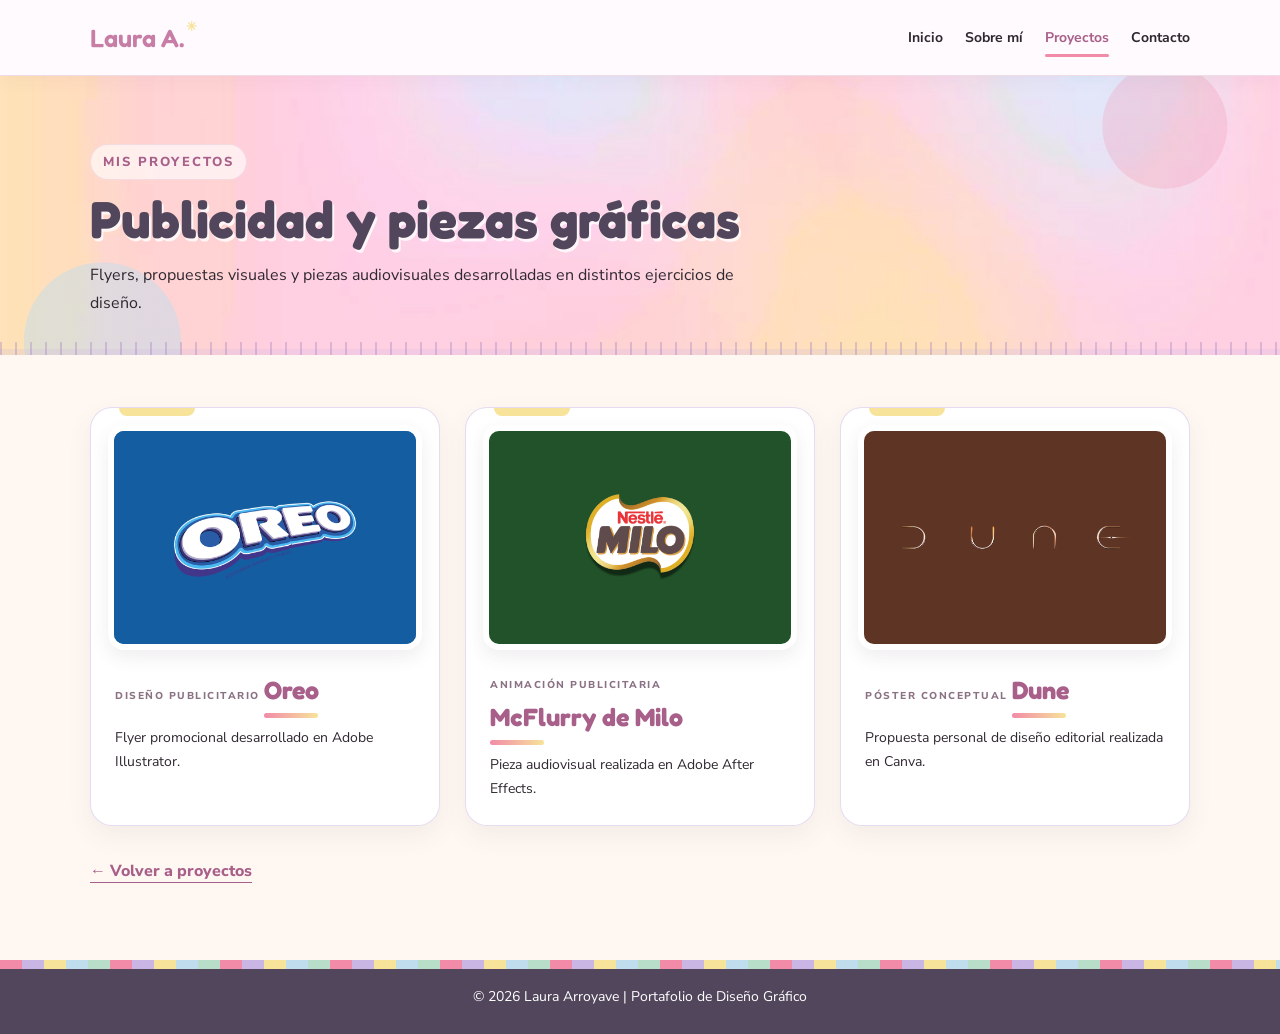
<file: portafolio_laura_archivos/publicidad.html>
<!DOCTYPE html>
<html lang="es">
<head>
    <meta charset="UTF-8">
    <meta name="viewport" content="width=device-width, initial-scale=1.0">
    <title>Publicidad | Laura Arroyave</title>
    <link rel="stylesheet" href="estilos.css">
</head>

<body class="pagina-publicidad">

<header>
    <a class="logo" href="index.html">Laura A.</a>
    <nav aria-label="Navegación principal">
        <a href="index.html">Inicio</a>
        <a href="sobre-mi.html">Sobre mí</a>
        <a href="proyectos.html" class="activo">Proyectos</a>
        <a href="contacto.html">Contacto</a>
    </nav>
</header>

<main>
    <section class="encabezado-pagina">
        <div class="contenedor">
            <span class="etiqueta">Mis proyectos</span>
            <h1>Publicidad y piezas gráficas</h1>
            <p>Flyers, propuestas visuales y piezas audiovisuales desarrolladas en distintos ejercicios de diseño.</p>
        </div>
    </section>

    <section class="seccion contenedor publicidad-seccion">
        <div class="publicidad-grid">

            <a class="publicidad-enlace" href="oreo.html" aria-label="Ver proyecto Oreo">
                <article class="tarjeta publicidad-tarjeta">
                    <div class="publicidad-miniatura publicidad-oreo">
                        <img src="oreo-miniatura.png" alt="Miniatura del proyecto Oreo">
                        <span class="publicidad-ver">VER PROYECTO ↗</span>
                    </div>
                    <div class="publicidad-info">
                        <span class="publicidad-tipo">Diseño publicitario</span>
                        <h2>Oreo</h2>
                        <p>Flyer promocional desarrollado en Adobe Illustrator.</p>
                    </div>
                </article>
            </a>

            <a class="publicidad-enlace" href="milo.html" aria-label="Ver proyecto McFlurry de Milo">
                <article class="tarjeta publicidad-tarjeta">
                    <div class="publicidad-miniatura publicidad-milo">
                        <img src="milo-miniatura.png" alt="Miniatura del proyecto McFlurry de Milo">
                        <span class="publicidad-ver">VER PROYECTO ↗</span>
                    </div>
                    <div class="publicidad-info">
                        <span class="publicidad-tipo">Animación publicitaria</span>
                        <h2>McFlurry de Milo</h2>
                        <p>Pieza audiovisual realizada en Adobe After Effects.</p>
                    </div>
                </article>
            </a>

            <a class="publicidad-enlace" href="dune.html" aria-label="Ver proyecto Dune">
                <article class="tarjeta publicidad-tarjeta">
                    <div class="publicidad-miniatura publicidad-dune">
                        <img src="dune-miniatura.png" alt="Miniatura del proyecto Dune">
                        <span class="publicidad-ver">VER PROYECTO ↗</span>
                    </div>
                    <div class="publicidad-info">
                        <span class="publicidad-tipo">Póster conceptual</span>
                        <h2>Dune</h2>
                        <p>Propuesta personal de diseño editorial realizada en Canva.</p>
                    </div>
                </article>
            </a>

        </div>

        <p class="publicidad-regreso">
            <a class="enlace" href="proyectos.html">← Volver a proyectos</a>
        </p>
    </section>
</main>

<footer>
    © 2026 Laura Arroyave | Portafolio de Diseño Gráfico
</footer>

</body>
</html>
</file>
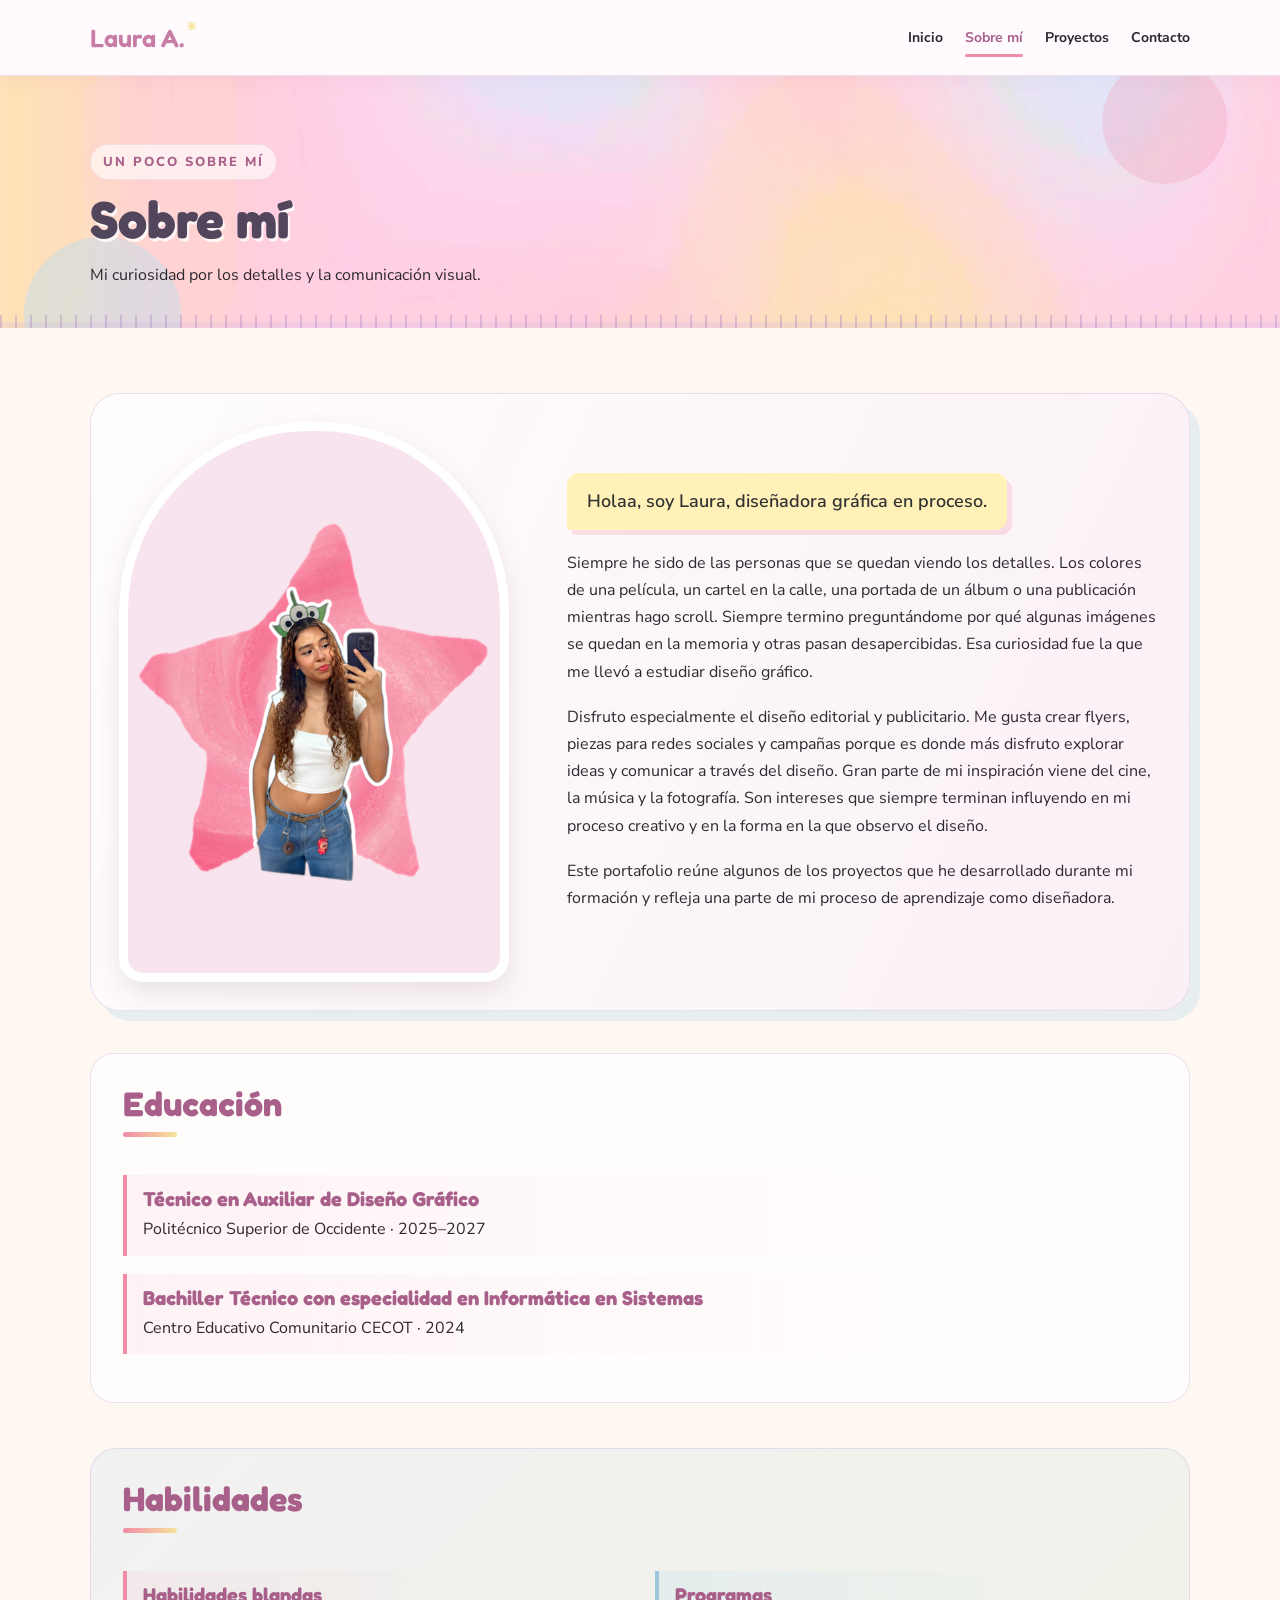
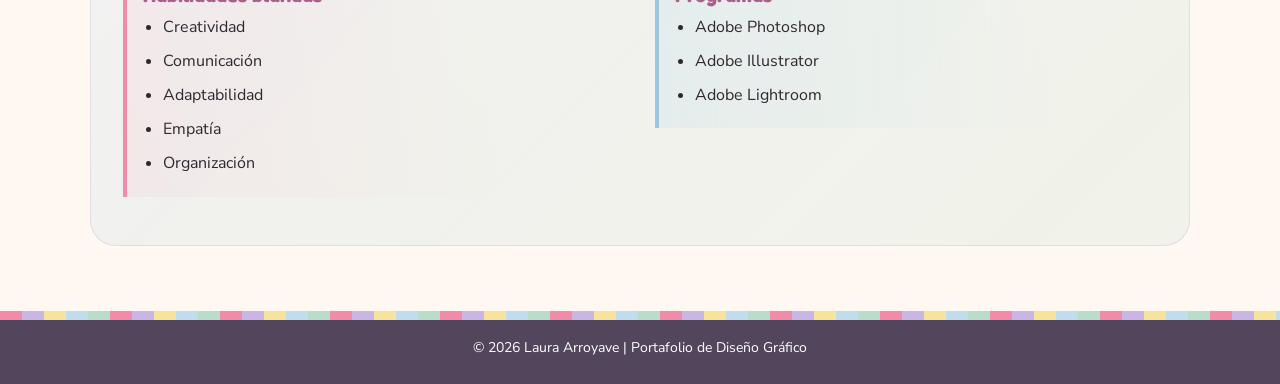
<file: portafolio_laura_archivos/sobre-mi.html>
<!DOCTYPE html>
<html lang="es">
<head>
    <meta charset="UTF-8">
    <meta name="viewport" content="width=device-width, initial-scale=1.0">
    <title>Sobre mí | Laura Arroyave</title>
    <link rel="stylesheet" href="estilos.css">

    <style>
        .seccion-habilidades {
            margin-top: 45px;
        }

        .seccion-habilidades h2 {
            text-align: left;
        }

        /* TÍTULOS DE EDUCACIÓN Y HABILIDADES */
        .datos-educacion h2 {
            color: var(--rosa-oscuro);
        }

        .datos-educacion .educacion-item h3 {
            color: var(--rosa-oscuro);
        }
    </style>
</head>

<body class="pagina-sobre-mi">

<header>
    <a class="logo" href="index.html">Laura A.</a>

    <nav aria-label="Navegación principal">
        <a href="index.html">Inicio</a>
        <a href="sobre-mi.html" class="activo">Sobre mí</a>
        <a href="proyectos.html">Proyectos</a>
        <a href="contacto.html">Contacto</a>
    </nav>
</header>

<main>
    <section class="encabezado-pagina">
        <div class="contenedor">
            <span class="etiqueta">Un poco sobre mí</span>
            <h1>Sobre mí</h1>
            <p>Mi curiosidad por los detalles y la comunicación visual.</p>
        </div>
    </section>

    <section class="seccion contenedor">

        <div class="sobre-layout">

            <div class="bloque-foto">
                <img src="./mi-foto.png" alt="Fotografía personal">
            </div>

            <div class="texto-sobre">

                <div class="subtitulo-presentacion">
                    Holaa, soy Laura, diseñadora gráfica en proceso.
                </div>

                <p>Siempre he sido de las personas que se quedan viendo los detalles. Los colores de una película, un cartel en la calle, una portada de un álbum o una publicación mientras hago scroll. Siempre termino preguntándome por qué algunas imágenes se quedan en la memoria y otras pasan desapercibidas. Esa curiosidad fue la que me llevó a estudiar diseño gráfico.</p>

                <p>Disfruto especialmente el diseño editorial y publicitario. Me gusta crear flyers, piezas para redes sociales y campañas porque es donde más disfruto explorar ideas y comunicar a través del diseño. 
Gran parte de mi inspiración viene del cine, la música y la fotografía. Son intereses que siempre terminan influyendo en mi proceso creativo y en la forma en la que observo el diseño.</p>

                <p>Este portafolio reúne algunos de los proyectos que he desarrollado durante mi formación y refleja una parte de mi proceso de aprendizaje como diseñadora.</p>

            </div>

        </div>

        <section class="datos-educacion">
            <h2>Educación</h2>

            <div class="educacion-grid">
                <div class="educacion-item">
                    <h3>Técnico en Auxiliar de Diseño Gráfico</h3>
                    <p>Politécnico Superior de Occidente · 2025–2027</p>
                </div>

                <div class="educacion-item">
                    <h3>Bachiller Técnico con especialidad en Informática en Sistemas</h3>
                    <p>Centro Educativo Comunitario CECOT · 2024</p>
                </div>
            </div>
        </section>

        <section class="datos-educacion seccion-habilidades">
            <h2>Habilidades</h2>

            <div class="habilidades-grid">

                <div class="educacion-item">
                    <h3>Habilidades blandas</h3>
                    <ul class="lista-simple">
                        <li>Creatividad</li>
                        <li>Comunicación</li>
                        <li>Adaptabilidad</li>
                        <li>Empatía</li>
                        <li>Organización</li>
                    </ul>
                </div>

                <div class="educacion-item">
                    <h3>Programas</h3>
                    <ul class="lista-simple">
                        <li>Adobe Photoshop</li>
                        <li>Adobe Illustrator</li>
                        <li>Adobe Lightroom</li>
                    </ul>
                </div>

            </div>
        </section>

    </section>
</main>

<footer>
    © 2026 Laura Arroyave | Portafolio de Diseño Gráfico
</footer>

</body>
</html>
</file>
<file: portafolio_laura_archivos/estilos.css>
@import url('https://fonts.googleapis.com/css2?family=Fredoka:wght@400;500;600&family=Nunito+Sans:wght@400;500;600;700;800&display=swap');

/* =========================================================
   CONFIGURACIÓN GENERAL
   ========================================================= */

:root {
    --rosa: #c77da5;
    --rosa-oscuro: #a85f89;
    --rosa-claro: #fbedf5;
    --rosa-suave: #fff5fa;
    --texto: #302831;
    --blanco: #fffafd;
    --borde: #efdce7;

    --pastel-rosa: #F28BA8;
    --pastel-lila: #C9B6E4;
    --pastel-amarillo: #F7E39A;
    --pastel-azul: #BFDDED;
    --pastel-verde: #B8DEC9;
    --pastel-crema: #FFF8F2;
    --morado-texto: #51465B;
}

* {
    margin: 0;
    padding: 0;
    box-sizing: border-box;
}

html {
    scroll-behavior: smooth;
}

body {
    font-family: 'Nunito Sans', sans-serif;
    color: var(--texto);
    background: var(--pastel-crema);
    line-height: 1.7;
    overflow-x: hidden;
}

header {
    min-height: 76px;
    padding: 14px 7%;
    display: flex;
    align-items: center;
    justify-content: space-between;
    gap: 24px;
    background: rgba(255,250,253,.97);
    border-bottom: 1px solid var(--borde);
    position: sticky;
    top: 0;
    z-index: 10;
    backdrop-filter: blur(12px);
    box-shadow: 0 4px 18px rgba(91,68,91,.045);
}

.logo {
    position: relative;
    color: var(--rosa);
    font: 600 25px 'Fredoka', sans-serif;
    text-decoration: none;
    white-space: nowrap;
}

.logo::after {
    content: "✳";
    position: absolute;
    color: var(--pastel-amarillo);
    font-size: 13px;
    top: -5px;
    right: -13px;
}

nav {
    display: flex;
    align-items: center;
    flex-wrap: wrap;
    gap: 22px;
}

nav a {
    position: relative;
    padding: 5px 0;
    color: var(--texto);
    font-size: 14px;
    font-weight: 700;
    text-decoration: none;
    transition: color .2s;
}

nav a::after {
    content: "";
    position: absolute;
    height: 3px;
    width: 0;
    left: 0;
    bottom: -3px;
    border-radius: 4px;
    background: var(--pastel-rosa);
    transition: width .25s ease;
}

nav a:hover,
nav a.activo {
    color: var(--rosa-oscuro);
}

nav a:hover::after,
nav a.activo::after {
    width: 100%;
}

.contenedor {
    width: min(1100px, 86%);
    margin: auto;
}

h1, h2, h3 {
    font-family: 'Fredoka', sans-serif;
    line-height: 1.2;
}

/* =========================================================
   INICIO
   ========================================================= */

.portada {
    min-height: 560px;
    padding: 90px 0;
    display: flex;
    align-items: center;
    background-image: url("fondo-sobre-mi.png");
    background-size: cover;
    background-position: center;
    background-repeat: no-repeat;
}

.portada-contenido {
    max-width: 690px;
}

.etiqueta {
    display: inline-block;
    padding: 6px 12px;
    border-radius: 30px;
    background: rgba(255,255,255,.62);
    border: 1px solid rgba(199,125,165,.18);
    color: var(--rosa-oscuro);
    font-size: 13px;
    font-weight: 800;
    letter-spacing: 2px;
    text-transform: uppercase;
}

.portada h1 {
    font-size: clamp(42px, 6vw, 68px);
    margin: 15px 0 20px;
}

.portada h1 span {
    color: var(--rosa);
}

.portada p {
    max-width: 600px;
    font-size: 18px;
    margin-bottom: 28px;
}

.boton {
    display: inline-block;
    padding: 12px 24px;
    color: white;
    background: var(--rosa);
    border-radius: 28px;
    text-decoration: none;
    font-weight: 800;
    box-shadow: 4px 4px 0 rgba(201,182,228,.55);
    transition: .2s;
}

.boton:hover {
    background: var(--rosa-oscuro);
    transform: translateY(-2px);
    box-shadow: 2px 2px 0 rgba(201,182,228,.55);
}

/* =========================================================
   ENCABEZADOS GENERALES
   ========================================================= */

.encabezado-pagina {
    position: relative;
    isolation: isolate;
    overflow: hidden;
    padding: 68px 0 38px;
    background-color: #F8F0F7;
    background-image:
        radial-gradient(circle at 91% 18%, rgba(242,139,168,.24) 0 62px, transparent 63px),
        radial-gradient(circle at 8% 95%, rgba(191,221,237,.48) 0 78px, transparent 79px),
        url("fondo-sobre-mi.png");
    background-size: cover;
    background-position: center;
}

.encabezado-pagina::after {
    content: "";
    position: absolute;
    z-index: -1;
    left: 0;
    right: 0;
    bottom: 0;
    height: 13px;
    background:
        repeating-linear-gradient(90deg, rgba(166,132,190,.38) 0 2px, transparent 2px 15px),
        linear-gradient(to bottom, transparent 0 7px, rgba(201,182,228,.22) 7px 13px);
}

.encabezado-pagina .contenedor {
    position: relative;
    z-index: 1;
}

.encabezado-pagina h1 {
    font-size: clamp(36px, 5vw, 52px);
    color: #51465B;
    margin: 8px 0 12px;
    text-shadow: 2px 3px 0 rgba(255,255,255,.8);
}

.encabezado-pagina p {
    max-width: 690px;
}

.seccion {
    padding: 65px 0;
}

.seccion h2 {
    position: relative;
    display: inline-block;
    color: #51465B;
    font-size: 34px;
    margin-bottom: 18px;
}

.seccion h2::after {
    content: "";
    display: block;
    width: 54px;
    height: 5px;
    margin-top: 8px;
    border-radius: 8px;
    background: linear-gradient(90deg, var(--pastel-rosa), var(--pastel-amarillo));
}

/* =========================================================
   TARJETAS GENERALES
   ========================================================= */

.tarjetas {
    display: grid;
    grid-template-columns: repeat(2, minmax(0, 1fr));
    gap: 24px;
    margin-top: 28px;
}

.tarjeta {
    position: relative;
    overflow: hidden;
    padding: 28px;
    background: white;
    border: 1px solid rgba(201,182,228,.48);
    border-radius: 22px;
    box-shadow: 0 10px 26px rgba(91,68,91,.07);
    transition: transform .25s ease, box-shadow .25s ease;
}

.tarjeta::before {
    content: "";
    position: absolute;
    width: 76px;
    height: 8px;
    top: 0;
    left: 28px;
    border-radius: 0 0 8px 8px;
    background: var(--pastel-amarillo);
}

.tarjeta:hover {
    transform: translateY(-5px);
    box-shadow: 0 16px 30px rgba(91,68,91,.11);
}

.tarjeta h2,
.tarjeta h3 {
    color: var(--rosa-oscuro);
    margin-bottom: 10px;
}

.tarjeta h3 {
    font-size: 24px;
}

.tarjeta p {
    margin-bottom: 15px;
}

.enlace {
    color: var(--rosa-oscuro);
    font-weight: 800;
    text-decoration: none;
    border-bottom: 1px solid currentColor;
}

/* =========================================================
   FOTOGRAFÍA Y PRESENTACIÓN
   ========================================================= */

.bloque-foto {
    width: min(390px, 100%);
    min-height: 560px;
    display: flex;
    align-items: center;
    justify-content: center;
    background: #f8e4ef;
    border-radius: 190px 190px 24px 24px;
    overflow: hidden;
}

.bloque-foto img {
    display: block;
    width: 100%;
    height: auto;
    max-height: 680px;
    object-fit: contain;
    object-position: center bottom;
}

.sobre-layout {
    display: grid;
    grid-template-columns: minmax(280px, 390px) 1fr;
    align-items: center;
    gap: 58px;
}

.texto-sobre p {
    margin-bottom: 18px;
}

.pagina-sobre-mi .sobre-layout {
    position: relative;
    padding: 28px;
    border-radius: 30px;
    background: linear-gradient(115deg, rgba(255,255,255,.72), rgba(248,237,247,.78));
    border: 1px solid rgba(201,182,228,.4);
    box-shadow: 10px 10px 0 rgba(191,221,237,.38);
}

.pagina-sobre-mi .bloque-foto {
    position: relative;
    border: 9px solid white;
    box-shadow: 0 10px 25px rgba(91,68,91,.12);
}

.pagina-sobre-mi .bloque-foto::after {
    content: "✦";
    position: absolute;
    top: 18px;
    right: 18px;
    color: white;
    font-size: 27px;
    text-shadow: 0 2px 8px rgba(81,70,91,.25);
}

/* =========================================================
   EDUCACIÓN Y HABILIDADES
   ========================================================= */

.datos-educacion {
    margin-top: 42px;
}

.datos-educacion h2 {
    margin-bottom: 20px;
}

.educacion-item {
    border-left: 4px solid var(--rosa);
    padding: 5px 0 5px 18px;
    margin: 18px 0;
}

.educacion-item h3 {
    font-size: 20px;
    margin-bottom: 5px;
}

.pagina-sobre-mi .datos-educacion {
    position: relative;
    padding: 30px 32px;
    border-radius: 24px;
    background: rgba(255,255,255,.72);
    border: 1px solid rgba(201,182,228,.38);
}

.pagina-sobre-mi .educacion-item {
    border-left-color: var(--pastel-rosa);
    background: linear-gradient(90deg, rgba(242,139,168,.09), transparent 75%);
    padding: 12px 16px;
    border-radius: 0 12px 12px 0;
}

.subtitulo {
    color: var(--rosa-oscuro);
    font-weight: 800;
    margin-bottom: 8px;
}

.habilidades-grid {
    display: grid;
    grid-template-columns: repeat(2, minmax(0, 1fr));
    gap: 30px;
    align-items: start;
}

.pagina-sobre-mi .seccion-habilidades {
    background: linear-gradient(135deg, rgba(191,221,237,.22), rgba(184,222,201,.2));
    border-radius: 26px;
}

.pagina-sobre-mi .habilidades-grid .educacion-item:nth-child(2) {
    border-left-color: #9BC6DC;
    background: linear-gradient(90deg, rgba(191,221,237,.25), transparent 80%);
}

.subtitulo-presentacion {
    display: inline-block;
    background-color: #FFF1B8;
    color: #333333;
    padding: 13px 20px;
    border-radius: 12px 12px 12px 3px;
    font-size: 18px;
    font-weight: 600;
    margin-bottom: 20px;
    box-shadow: 5px 5px 0 rgba(242,139,168,.24);
}

/* =========================================================
   PROYECTOS
   ========================================================= */

.placeholder-proyecto {
    min-height: 190px;
    border-radius: 14px;
    background: linear-gradient(135deg, #fbedf5, #f8e5ef);
    display: grid;
    place-items: center;
    color: #986982;
    text-align: center;
    padding: 20px;
    margin-bottom: 20px;
    border: 1px dashed #d9a9c3;
}

.placeholder-proyecto span {
    font: 500 20px 'Fredoka', sans-serif;
}

.lista-simple {
    padding-left: 20px;
}

.lista-simple li {
    margin: 7px 0;
}

.pagina-proyectos .seccion {
    padding-top: 48px;
}

.pagina-proyectos .tarjetas {
    gap: 30px;
}

.pagina-proyectos .tarjeta {
    padding: 22px 22px 28px;
}

.pagina-proyectos .miniatura-categoria {
    position: relative;
    height: 255px;
    border: 7px solid white;
    box-shadow: 0 7px 18px rgba(91,68,91,.09);
}

.pagina-proyectos .miniatura-categoria::after {
    content: "VER CATEGORÍA  ↗";
    position: absolute;
    right: 12px;
    bottom: 12px;
    padding: 7px 11px;
    border-radius: 20px;
    color: #51465B;
    background: rgba(255,248,242,.88);
    font-size: 10px;
    font-weight: 800;
    letter-spacing: 1px;
}

/* =========================================================
   PACKAGING
   ========================================================= */

.pagina-packaging .seccion-categorias {
    position: relative;
    padding-top: 48px;
}

.pagina-packaging .tarjetas {
    align-items: stretch;
    gap: 30px;
}

.pagina-packaging .tarjeta {
    padding: 20px 20px 28px;
}

.pagina-packaging .miniatura-proyecto {
    position: relative;
    min-height: 255px;
    border-radius: 17px;
    overflow: hidden;
    border: 6px solid white;
    box-shadow: 0 7px 18px rgba(91,68,91,.09);
}

.pagina-packaging .miniatura-gomys {
    background: #DCC9ED;
}

.pagina-packaging .miniatura-con-foto img {
    width: 100%;
    height: 255px;
    display: block;
    object-fit: cover;
    object-position: center 43%;
    transition: transform .45s ease;
}

.pagina-packaging .miniatura-con-foto:hover img {
    transform: scale(1.045);
}

.pagina-packaging .miniatura-sello {
    position: absolute;
    left: 13px;
    bottom: 13px;
    padding: 7px 12px;
    border-radius: 20px;
    color: #51465B;
    background: rgba(255,248,242,.9);
    font-size: 10px;
    font-weight: 800;
    letter-spacing: 1px;
}

.pagina-packaging .miniatura-orielle {
    position: relative;
    background:
        radial-gradient(circle at 50% 45%, rgba(255,255,255,.72) 0 56px, transparent 57px),
        linear-gradient(145deg, #F5D9D5, #EBC4C0);
}

.pagina-packaging .miniatura-orielle::after {
    content: "✧";
    position: absolute;
    top: 28px;
    right: 35px;
    color: rgba(185,149,93,.75);
    font-size: 44px;
}

.pagina-packaging .miniatura-orielle .icono-miniatura {
    font-size: 58px;
    color: #B9955D;
}

.pagina-packaging .enlace-proyecto h2 {
    display: inline-block;
    margin-top: 5px;
}

/* =========================================================
   PUBLICIDAD: TARJETAS DE LOS TRES PROYECTOS
   ========================================================= */

.pagina-publicidad .seccion {
    padding-top: 48px;
}

.pagina-publicidad .publicidad-seccion {
    padding-top: 52px;
    padding-bottom: 75px;
}

.publicidad-grid {
    display: grid;
    grid-template-columns: repeat(3, minmax(0, 1fr));
    gap: 25px;
    align-items: stretch;
}

.publicidad-enlace {
    display: block;
    color: inherit;
    text-decoration: none;
    border-radius: 22px;
}

.publicidad-tarjeta {
    height: 100%;
    padding: 17px 17px 24px;
    border-radius: 22px;
    transition: transform .28s ease, box-shadow .28s ease;
}

.publicidad-enlace:hover .publicidad-tarjeta {
    transform: translateY(-6px);
    box-shadow: 0 15px 32px rgba(91,68,91,.12);
}

.publicidad-miniatura {
    position: relative;
    height: 225px;
    overflow: hidden;
    border: 6px solid #fff;
    border-radius: 16px;
    margin-bottom: 20px;
    box-shadow: 0 7px 18px rgba(91,68,91,.09);
}

.publicidad-miniatura img {
    display: block;
    width: 100%;
    height: 100%;
    object-fit: cover;
    transition: transform .45s ease;
}

.publicidad-enlace:hover .publicidad-miniatura img {
    transform: scale(1.045);
}

.publicidad-oreo .publicidad-miniatura,
.publicidad-oreo {
    background: #145DA0;
}

.publicidad-milo .publicidad-miniatura,
.publicidad-milo {
    background: #DCE8D2;
}

.publicidad-dune .publicidad-miniatura,
.publicidad-dune {
    background: #D8C3A0;
}

.publicidad-ver {
    position: absolute;
    right: 12px;
    bottom: 12px;
    padding: 7px 12px;
    border-radius: 20px;
    background: rgba(255,248,242,.92);
    color: #51465B;
    font-size: 10px;
    font-weight: 800;
    letter-spacing: 1px;
    opacity: 0;
    transform: translateY(5px);
    transition: opacity .25s ease, transform .25s ease;
}

.publicidad-enlace:hover .publicidad-ver,
.publicidad-enlace:focus-visible .publicidad-ver {
    opacity: 1;
    transform: translateY(0);
}

.publicidad-info {
    padding: 0 7px;
}

.publicidad-info h2 {
    color: var(--rosa-oscuro);
    font-size: 25px;
    margin: 5px 0 8px;
}

.publicidad-info p {
    margin: 0;
    font-size: 14px;
}

.publicidad-tipo {
    color: #8B7184;
    font-size: 10px;
    font-weight: 800;
    letter-spacing: 1.5px;
    text-transform: uppercase;
}

.publicidad-regreso {
    margin-top: 32px;
}

/* =========================================================
   CONTACTO
   ========================================================= */

.contacto-dato {
    display: block;
    color: var(--texto);
    overflow-wrap: anywhere;
    text-decoration: none;
    font-weight: 700;
}

.contacto-dato:hover {
    color: var(--rosa-oscuro);
}

.pagina-contacto .encabezado-contacto {
    text-align: center;
    padding: 82px 0 80px;
}

.pagina-contacto .encabezado-contacto .contenedor {
    max-width: 750px;
}

.pagina-contacto .encabezado-contacto h1 {
    font-size: clamp(42px, 5vw, 58px);
}

.pagina-contacto .encabezado-contacto p {
    margin: 0 auto;
}

.pagina-contacto .seccion-contacto {
    position: relative;
    padding-top: 70px;
    padding-bottom: 75px;
    background:
        radial-gradient(circle at 8% 25%, rgba(201,182,228,.25) 0 55px, transparent 56px),
        radial-gradient(circle at 92% 80%, rgba(184,222,201,.3) 0 75px, transparent 76px);
}

.pagina-contacto .tarjetas-contacto {
    max-width: 850px;
    margin: 0 auto;
    gap: 32px;
}

.pagina-contacto .tarjeta-contacto {
    text-align: center;
    padding: 38px 30px;
    display: flex;
    flex-direction: column;
    align-items: center;
    min-height: 315px;
    position: relative;
    border-radius: 26px;
}

.pagina-contacto .icono-contacto {
    width: 66px;
    height: 66px;
    display: grid;
    place-items: center;
    border-radius: 50%;
    border: 1px dashed currentColor;
    background: var(--rosa-claro);
    color: var(--rosa-oscuro);
    font-size: 27px;
    margin-bottom: 18px;
}

.pagina-contacto .tarjeta-contacto:first-child .icono-contacto {
    background: #FCE5EE;
    color: #B96F91;
}

.pagina-contacto .tarjeta-contacto:last-child .icono-contacto {
    background: #E2F0E8;
    color: #668E78;
}

.pagina-contacto .tarjeta-contacto h2 {
    margin-bottom: 12px;
}

.pagina-contacto .tarjeta-contacto p {
    margin-bottom: 22px;
    max-width: 310px;
}

.boton-contacto {
    margin-top: auto;
}

/* =========================================================
   LÍNEAS DECORATIVAS Y PIE DE PÁGINA
   ========================================================= */

.linea-cuadriculada {
    position: relative;
    display: flex;
    align-items: center;
    gap: 16px;
    margin: 0 0 28px;
    color: #8A7696;
    font-size: 12px;
    font-weight: 800;
    letter-spacing: 1.5px;
    text-transform: uppercase;
}

.linea-cuadriculada::before {
    content: "";
    flex: 1;
    height: 12px;
    background: repeating-linear-gradient(90deg, rgba(201,182,228,.7) 0 1px, transparent 1px 13px);
    border-top: 1px solid rgba(201,182,228,.55);
    border-bottom: 1px solid rgba(201,182,228,.55);
}

.linea-cuadriculada::after {
    content: "";
    width: 38px;
    height: 12px;
    background: repeating-linear-gradient(90deg, rgba(242,139,168,.75) 0 1px, transparent 1px 8px);
    border-top: 1px solid rgba(242,139,168,.55);
    border-bottom: 1px solid rgba(242,139,168,.55);
}

footer {
    position: relative;
    overflow: hidden;
    padding: 25px 7%;
    text-align: center;
    background: #51465B;
    color: white;
    font-size: 14px;
}

footer::before {
    content: "";
    display: block;
    height: 9px;
    position: absolute;
    top: 0;
    left: 0;
    right: 0;
    background: repeating-linear-gradient(
        90deg,
        var(--pastel-rosa) 0 22px,
        var(--pastel-lila) 22px 44px,
        var(--pastel-amarillo) 44px 66px,
        var(--pastel-azul) 66px 88px,
        var(--pastel-verde) 88px 110px
    );
}

/* =========================================================
   PÁGINAS INDIVIDUALES DE LOS PROYECTOS
   ========================================================= */

.pagina-pieza {
    overflow-x: hidden;
    background: #FFF8F2;
}

.pieza-encabezado {
    position: relative;
    isolation: isolate;
    overflow: hidden;
    padding: 65px 0 72px;
}

.pieza-encabezado-contenido {
    position: relative;
    z-index: 3;
}

.pieza-volver {
    display: inline-block;
    margin-bottom: 35px;
    color: #51465B;
    text-decoration: none;
    font-size: 13px;
    font-weight: 800;
    transition: transform .2s ease;
}

.pieza-volver:hover {
    transform: translateX(-4px);
}

.pieza-etiqueta {
    display: block;
    color: #796579;
    font-size: 11px;
    font-weight: 800;
    letter-spacing: 2px;
    text-transform: uppercase;
}

.pieza-encabezado h1 {
    margin: 10px 0 0;
    color: #51465B;
    font-size: clamp(45px, 7vw, 76px);
}

.pieza-subtitulo {
    margin-top: 5px;
    color: #6B5D6B;
    font-size: 19px;
    font-weight: 700;
}

.pieza-linea {
    display: block;
    width: 72px;
    height: 5px;
    margin: 24px 0;
    border-radius: 5px;
    background: var(--pastel-rosa);
}

.pieza-descripcion {
    max-width: 760px;
    color: #4C424D;
    font-size: 16px;
    line-height: 1.9;
}

.pieza-adorno {
    position: absolute;
    display: block;
    border-radius: 50%;
    pointer-events: none;
}

.pieza-adorno-uno {
    width: 230px;
    height: 230px;
    top: -105px;
    right: 5%;
    border: 2px solid rgba(81,70,91,.12);
}

.pieza-adorno-dos {
    width: 95px;
    height: 95px;
    right: 16%;
    bottom: -45px;
    background: rgba(255,255,255,.35);
}

.pieza-muestra {
    position: relative;
    overflow: hidden;
    padding: 65px 0 80px;
    background: #FFFCF9;
}

.pieza-muestra-cabecera {
    text-align: center;
    margin-bottom: 34px;
}

.pieza-muestra-cabecera h2 {
    margin-top: 8px;
    color: #51465B;
    font-size: clamp(25px, 4vw, 34px);
}

.pieza-aclaracion {
    margin-top: 8px;
    color: #756875;
    font-size: 14px;
}

/* =========================================================
   MARCO Y PRESENTACIÓN DEL AFICHE
   ========================================================= */

.pieza-visual {
    position: relative;
    isolation: isolate;
    min-height: 650px;
    max-width: 1040px;
    margin: 0 auto;
    padding: 65px 24px 72px;
    display: flex;
    align-items: center;
    justify-content: center;
    border-radius: 30px;
    overflow: hidden;
}

.pieza-poster-marco {
    position: relative;
    z-index: 3;
    width: min(100%, 470px);
    margin: 0;
    padding: 13px 13px 17px;
    border-radius: 18px;
    background: rgba(255,255,255,.96);
    box-shadow: 0 22px 60px rgba(30,25,30,.2);
    transition: transform .35s ease, box-shadow .35s ease;
}

.pieza-poster-marco:hover {
    transform: translateY(-5px) rotate(-.4deg);
    box-shadow: 0 28px 65px rgba(30,25,30,.24);
}

.pieza-poster {
    display: block;
    width: 100%;
    height: auto;
    max-height: 820px;
    object-fit: contain;
    object-position: center;
    border-radius: 8px;
}

.pieza-poster-marco figcaption {
    padding: 12px 5px 0;
    text-align: center;
    color: #746B72;
    font-size: 11px;
    font-weight: 800;
    letter-spacing: 1.1px;
    text-transform: uppercase;
}

/* =========================================================
   SOFTWARE UTILIZADO
   ========================================================= */

.pieza-software {
    position: relative;
    display: flex;
    align-items: center;
    justify-content: center;
    gap: 17px;
    width: fit-content;
    max-width: 100%;
    margin: 35px auto 0;
    padding: 18px 35px 18px 25px;
    border: 1px solid rgba(81,70,91,.08);
    border-radius: 20px;
    background: white;
    box-shadow: 0 8px 22px rgba(91,68,91,.06);
}

.pieza-software-icono {
    display: grid;
    place-items: center;
    width: 46px;
    height: 46px;
    border-radius: 50%;
    background: rgba(255,255,255,.8);
    color: #796579;
    font-size: 21px;
}

.pieza-software h3 {
    margin-top: 3px;
    color: #51465B;
    font-size: 20px;
}

.software-deco {
    display: grid;
    place-items: center;
    width: 38px;
    height: 38px;
    margin-left: 15px;
    border-radius: 11px;
    font: 600 17px 'Fredoka', sans-serif;
    background: #F5EDF4;
    color: #796579;
}

.pieza-final {
    margin-top: 48px;
    text-align: center;
}

.pieza-volver-final {
    color: #796579;
    text-decoration: none;
    font-size: 13px;
    font-weight: 800;
    border-bottom: 1px solid currentColor;
    padding-bottom: 4px;
    transition: color .2s ease;
}

.pieza-volver-final:hover {
    color: #51465B;
}

/* =========================================================
   OREO: AZUL, GALLETAS, MIGAS Y DETALLES DIVERTIDOS
   ========================================================= */

.pieza-oreo .pieza-encabezado {
    background:
        radial-gradient(circle at 88% 18%, rgba(255,255,255,.68) 0 90px, transparent 91px),
        radial-gradient(circle at 10% 95%, rgba(255,255,255,.3) 0 75px, transparent 76px),
        linear-gradient(135deg, #E8F1F8, #C9E0F1 60%, #EAF3FA);
}

.pieza-oreo .pieza-encabezado h1 {
    color: #123E68;
    text-shadow: 2px 3px 0 rgba(255,255,255,.65);
}

.pieza-oreo .pieza-subtitulo {
    color: #356B96;
}

.pieza-oreo .pieza-linea {
    background: #145DA0;
}

.pieza-oreo .pieza-etiqueta {
    color: #356B96;
}

.pieza-oreo .pieza-adorno-uno {
    border: 3px dashed rgba(20,93,160,.2);
}

.pieza-oreo .pieza-adorno-dos {
    background: rgba(255,255,255,.48);
}

.pieza-oreo .pieza-muestra {
    background:
        radial-gradient(circle at 4% 20%, rgba(191,221,237,.32) 0 85px, transparent 86px),
        radial-gradient(circle at 95% 80%, rgba(20,93,160,.07) 0 110px, transparent 111px),
        #F8FCFF;
}

.pieza-visual-oreo {
    background:
        radial-gradient(circle at 12% 16%, rgba(255,255,255,.9) 0 4px, transparent 5px),
        radial-gradient(circle at 82% 76%, rgba(255,255,255,.8) 0 5px, transparent 6px),
        radial-gradient(circle at 75% 17%, rgba(20,93,160,.08) 0 80px, transparent 81px),
        linear-gradient(145deg, #D9EAF7, #C4DDED 55%, #EAF4FB);
    border: 1px solid rgba(20,93,160,.09);
}

.galleta-deco {
    position: absolute;
    z-index: 1;
    width: 125px;
    aspect-ratio: 1;
    border-radius: 50%;
    opacity: .92;
    background:
        radial-gradient(circle, #171516 0 4px, transparent 4.8px) 0 0 / 19px 19px,
        radial-gradient(circle at center, #393234 0 48%, #171516 50% 62%, #51474A 64% 68%, #211D1F 70%);
    border: 7px solid #252122;
    box-shadow:
        inset 0 0 0 4px rgba(255,255,255,.12),
        0 12px 24px rgba(29,24,26,.2);
}

.galleta-deco-uno {
    top: 12%;
    left: 9%;
    transform: rotate(-18deg) scale(.92);
}

.galleta-deco-dos {
    right: 8%;
    bottom: 13%;
    transform: rotate(22deg) scale(.78);
}

.galleta-deco-tres {
    width: 75px;
    right: 14%;
    top: 13%;
    transform: rotate(12deg) scale(.8);
    opacity: .65;
}

.galleta-miga {
    position: absolute;
    z-index: 1;
    width: 13px;
    height: 13px;
    border-radius: 50%;
    background: #332B2D;
    box-shadow:
        22px 14px 0 -3px #51474A,
        -14px 26px 0 -4px #332B2D,
        14px -18px 0 -5px #51474A;
}

.miga-uno {
    left: 25%;
    bottom: 18%;
}

.miga-dos {
    right: 24%;
    top: 19%;
    transform: scale(.7);
}

.miga-tres {
    left: 14%;
    top: 52%;
    transform: scale(.6);
}

.oreo-circulo-deco {
    position: absolute;
    z-index: 1;
    border-radius: 50%;
    border: 2px dashed rgba(20,93,160,.3);
}

.circulo-oreo-uno {
    width: 185px;
    height: 185px;
    right: 5%;
    top: 28%;
}

.circulo-oreo-dos {
    width: 105px;
    height: 105px;
    left: 8%;
    bottom: 8%;
}

.oreo-texto-deco {
    position: absolute;
    z-index: 1;
    color: #145DA0;
    font-family: 'Fredoka', sans-serif;
    font-weight: 600;
}

.oreo-texto-uno {
    top: 12%;
    right: 22%;
    font-size: 17px;
    letter-spacing: 2px;
    transform: rotate(9deg);
}

.oreo-texto-dos {
    left: 17%;
    top: 25%;
    font-size: 35px;
    color: #fff;
    text-shadow: 2px 2px 0 #145DA0;
}

.oreo-estrellita {
    position: absolute;
    z-index: 1;
    color: rgba(20,93,160,.5);
    font-size: 35px;
}

.oreo-estrellita-uno {
    top: 23%;
    right: 20%;
}

.oreo-estrellita-dos {
    bottom: 15%;
    left: 48%;
    font-size: 24px;
}

.pieza-oreo .pieza-software-icono {
    background: #E1EFF9;
    color: #145DA0;
}

.pieza-oreo .software-deco {
    background: #145DA0;
    color: white;
}

/* =========================================================
   MILO: CHOCOLATE, CACAO Y DETALLES VERDES
   ========================================================= */

.pieza-milo .pieza-encabezado {
    background:
        radial-gradient(circle at 90% 18%, rgba(255,255,255,.72) 0 90px, transparent 91px),
        radial-gradient(circle at 7% 90%, rgba(255,255,255,.4) 0 70px, transparent 71px),
        linear-gradient(135deg, #F0F3E8, #DCE8D2 65%, #EEF2E5);
}

.pieza-milo .pieza-encabezado h1 {
    color: #385D3C;
}

.pieza-milo .pieza-subtitulo {
    color: #527A58;
}

.pieza-milo .pieza-linea {
    background: #6D945F;
}

.pieza-milo .pieza-etiqueta {
    color: #527A58;
}

.pieza-milo .pieza-adorno-uno {
    border: 3px dashed rgba(71,115,77,.2);
}

.pieza-milo .pieza-muestra {
    background:
        radial-gradient(circle at 5% 25%, rgba(184,222,201,.3) 0 85px, transparent 86px),
        radial-gradient(circle at 95% 80%, rgba(106,67,45,.08) 0 105px, transparent 106px),
        #FAFCF6;
}

.pieza-visual-milo {
    background:
        radial-gradient(circle at 18% 20%, rgba(255,255,255,.8) 0 4px, transparent 5px),
        radial-gradient(circle at 85% 75%, rgba(255,255,255,.6) 0 5px, transparent 6px),
        linear-gradient(145deg, #EDF2E4, #D7E6D0 58%, #F1F4E9);
    border: 1px solid rgba(71,115,77,.1);
}

.cacao-deco {
    position: absolute;
    z-index: 1;
    width: 17px;
    height: 17px;
    border-radius: 50%;
    background: #6A432D;
    opacity: .8;
    box-shadow:
        28px 18px 0 -3px #8A5A3B,
        -19px 35px 0 -5px #6A432D,
        42px -14px 0 -6px #A87950;
}

.cacao-deco-uno {
    left: 12%;
    top: 22%;
}

.cacao-deco-dos {
    right: 15%;
    bottom: 20%;
    transform: scale(1.15);
}

.cacao-deco-tres {
    right: 25%;
    top: 12%;
    transform: scale(.7);
}

.chocolate-forma {
    position: absolute;
    z-index: 1;
    width: 125px;
    height: 82px;
    border-radius: 22px 22px 38px 38px;
    background: linear-gradient(145deg, #815235, #4D3024);
    opacity: .88;
    box-shadow:
        inset -8px -8px 0 rgba(35,20,13,.12),
        0 12px 24px rgba(66,46,31,.12);
}

.chocolate-forma-uno {
    top: 12%;
    right: 8%;
    transform: rotate(24deg) scale(.72);
}

.chocolate-forma-dos {
    left: 7%;
    bottom: 13%;
    transform: rotate(-18deg) scale(.58);
}

.chocolate-forma-tres {
    width: 80px;
    height: 55px;
    right: 13%;
    bottom: 13%;
    transform: rotate(-22deg) scale(.7);
}

.milo-hoja {
    position: absolute;
    z-index: 1;
    width: 55px;
    height: 25px;
    border-radius: 100% 0 100% 0;
    background: linear-gradient(135deg, #A9C58C, #648B5D);
    opacity: .75;
}

.hoja-uno {
    top: 28%;
    left: 15%;
    transform: rotate(-35deg);
}

.hoja-dos {
    right: 13%;
    top: 42%;
    transform: rotate(135deg) scale(.8);
}

.milo-texto-deco {
    position: absolute;
    z-index: 1;
    color: #54784C;
    font-family: 'Fredoka', sans-serif;
    font-weight: 600;
}

.milo-texto-uno {
    left: 13%;
    top: 12%;
    font-size: 14px;
    letter-spacing: 2px;
    transform: rotate(-8deg);
}

.milo-texto-dos {
    right: 19%;
    bottom: 14%;
    font-size: 32px;
    color: #A87950;
}

.milo-estrellita {
    position: absolute;
    z-index: 1;
    color: rgba(71,115,77,.55);
    font-size: 34px;
}

.milo-estrellita-uno {
    top: 20%;
    right: 23%;
}

.milo-estrellita-dos {
    bottom: 17%;
    left: 25%;
    font-size: 23px;
}

.pieza-milo .pieza-software-icono {
    background: #E4EBD9;
    color: #47734D;
}

.pieza-milo .software-deco {
    background: #54784C;
    color: white;
}

/* =========================================================
   DUNE: ARENA, DUNAS Y ATMÓSFERA CINEMATOGRÁFICA
   ========================================================= */

.pieza-dune .pieza-encabezado {
    background:
        radial-gradient(circle at 88% 17%, rgba(255,255,255,.65) 0 100px, transparent 101px),
        radial-gradient(circle at 12% 90%, rgba(255,255,255,.35) 0 75px, transparent 76px),
        linear-gradient(135deg, #F4EBDD, #D8C3A0 65%, #EFE2CE);
}

.pieza-dune .pieza-encabezado h1 {
    color: #745437;
}

.pieza-dune .pieza-subtitulo {
    color: #806342;
}

.pieza-dune .pieza-linea {
    background: #B58B5B;
}

.pieza-dune .pieza-etiqueta {
    color: #806342;
}

.pieza-dune .pieza-adorno-uno {
    border: 2px solid rgba(128,99,66,.25);
}

.pieza-dune .pieza-muestra {
    background:
        radial-gradient(circle at 5% 20%, rgba(216,195,160,.3) 0 90px, transparent 91px),
        radial-gradient(circle at 95% 80%, rgba(181,139,91,.1) 0 115px, transparent 116px),
        #FCF8F1;
}

.pieza-visual-dune {
    background:
        radial-gradient(circle at 75% 15%, rgba(255,255,255,.38) 0 100px, transparent 101px),
        linear-gradient(160deg, #F4EBDD, #E4D0B1 55%, #D1B58E);
    border: 1px solid rgba(128,99,66,.12);
}

.duna-deco {
    position: absolute;
    z-index: 1;
    width: 72%;
    height: 170px;
    border-radius: 50% 50% 0 0;
    pointer-events: none;
}

.duna-deco-uno {
    left: -13%;
    bottom: -75px;
    background: linear-gradient(160deg, rgba(181,139,91,.42), rgba(147,106,67,.12));
    transform: rotate(-8deg);
}

.duna-deco-dos {
    right: -18%;
    top: -95px;
    border: 2px solid rgba(128,99,66,.23);
    transform: rotate(12deg);
}

.duna-deco-tres {
    right: -15%;
    bottom: -95px;
    background: linear-gradient(160deg, rgba(181,139,91,.2), rgba(147,106,67,.05));
    transform: rotate(10deg);
}

.duna-estrella {
    position: absolute;
    z-index: 1;
    color: rgba(128,99,66,.65);
    font-size: 36px;
}

.estrella-uno {
    left: 15%;
    top: 19%;
}

.estrella-dos {
    right: 16%;
    bottom: 20%;
    font-size: 25px;
}

.estrella-tres {
    right: 24%;
    top: 34%;
    font-size: 19px;
}

.encabezado-estrella-uno {
    right: 18%;
    top: 24%;
}

.encabezado-estrella-dos {
    right: 28%;
    bottom: 17%;
    font-size: 23px;
}

.dune-circulo {
    position: absolute;
    z-index: 1;
    border: 1px solid rgba(128,99,66,.25);
    border-radius: 50%;
}

.circulo-dune-uno {
    width: 170px;
    height: 170px;
    left: 6%;
    top: 28%;
}

.circulo-dune-dos {
    width: 95px;
    height: 95px;
    right: 9%;
    bottom: 10%;
}

.dune-texto-deco {
    position: absolute;
    z-index: 1;
    color: rgba(105,77,49,.68);
    font-family: 'Fredoka', sans-serif;
    font-weight: 600;
    letter-spacing: 3px;
}

.dune-texto-uno {
    top: 14%;
    left: 20%;
    font-size: 16px;
    transform: rotate(-8deg);
}

.dune-texto-dos {
    right: 13%;
    bottom: 13%;
    font-size: 10px;
}

.pieza-dune .pieza-software-icono {
    background: #EFE2CE;
    color: #806342;
}

.pieza-dune .software-deco {
    background: #806342;
    color: white;
}

/* =========================================================
   AJUSTES RESPONSIVE
   ========================================================= */

@media (max-width: 900px) {
    .publicidad-grid {
        grid-template-columns: repeat(2, minmax(0, 1fr));
    }
}

@media (max-width: 760px) {

    header {
        flex-direction: column;
        padding: 16px 5%;
        gap: 12px;
    }

    nav {
        justify-content: center;
        gap: 12px 17px;
    }

    nav a {
        font-size: 13px;
    }

    .contenedor {
        width: 90%;
    }

    .portada {
        min-height: 450px;
        padding: 70px 0;
    }

    .tarjetas {
        grid-template-columns: 1fr;
    }

    .sobre-layout {
        grid-template-columns: 1fr;
        gap: 35px;
    }

    .bloque-foto {
        width: min(340px, 90%);
        min-height: 500px;
        margin: auto;
    }

    .habilidades-grid {
        grid-template-columns: 1fr;
        gap: 10px;
    }

    .pagina-inicio .portada-contenido {
        padding: 28px 23px;
    }

    .pagina-inicio .portada::before {
        width: 120px;
        height: 120px;
        right: 2%;
    }

    .pagina-sobre-mi .sobre-layout {
        padding: 18px;
        box-shadow: 6px 6px 0 rgba(191,221,237,.32);
    }

    .pagina-sobre-mi .datos-educacion {
        padding: 23px 18px;
    }

    .pagina-proyectos .miniatura-categoria {
        height: 220px;
    }

    .pagina-packaging .miniatura-con-foto img {
        height: 230px;
    }

    .linea-cuadriculada {
        gap: 10px;
        font-size: 10px;
    }
}

@media (max-width: 620px) {

    .publicidad-grid {
        grid-template-columns: 1fr;
    }

    .publicidad-miniatura {
        height: 245px;
    }

    .pieza-encabezado {
        padding: 45px 0 55px;
    }

    .pieza-volver {
        margin-bottom: 25px;
    }

    .pieza-muestra {
        padding: 48px 0 60px;
    }

    .pieza-visual {
        min-height: auto;
        padding: 35px 14px 42px;
        border-radius: 20px;
    }

    .pieza-poster-marco {
        width: min(100%, 430px);
        padding: 9px 9px 13px;
    }

    .pieza-software {
        width: 100%;
        justify-content: flex-start;
        padding: 16px 18px;
    }

    .galleta-deco {
        width: 72px;
        opacity: .48;
    }

    .chocolate-forma {
        opacity: .42;
    }

    .duna-deco {
        opacity: .6;
    }

    .oreo-circulo-deco,
    .dune-circulo {
        opacity: .5;
    }

    .oreo-texto-uno,
    .milo-texto-uno,
    .dune-texto-uno {
        font-size: 10px;
    }

    .software-deco {
        margin-left: auto;
    }
}

@media (prefers-reduced-motion: reduce) {
    *,
    *::before,
    *::after {
        scroll-behavior: auto !important;
        transition-duration: .01ms !important;
    }
}
</file>
